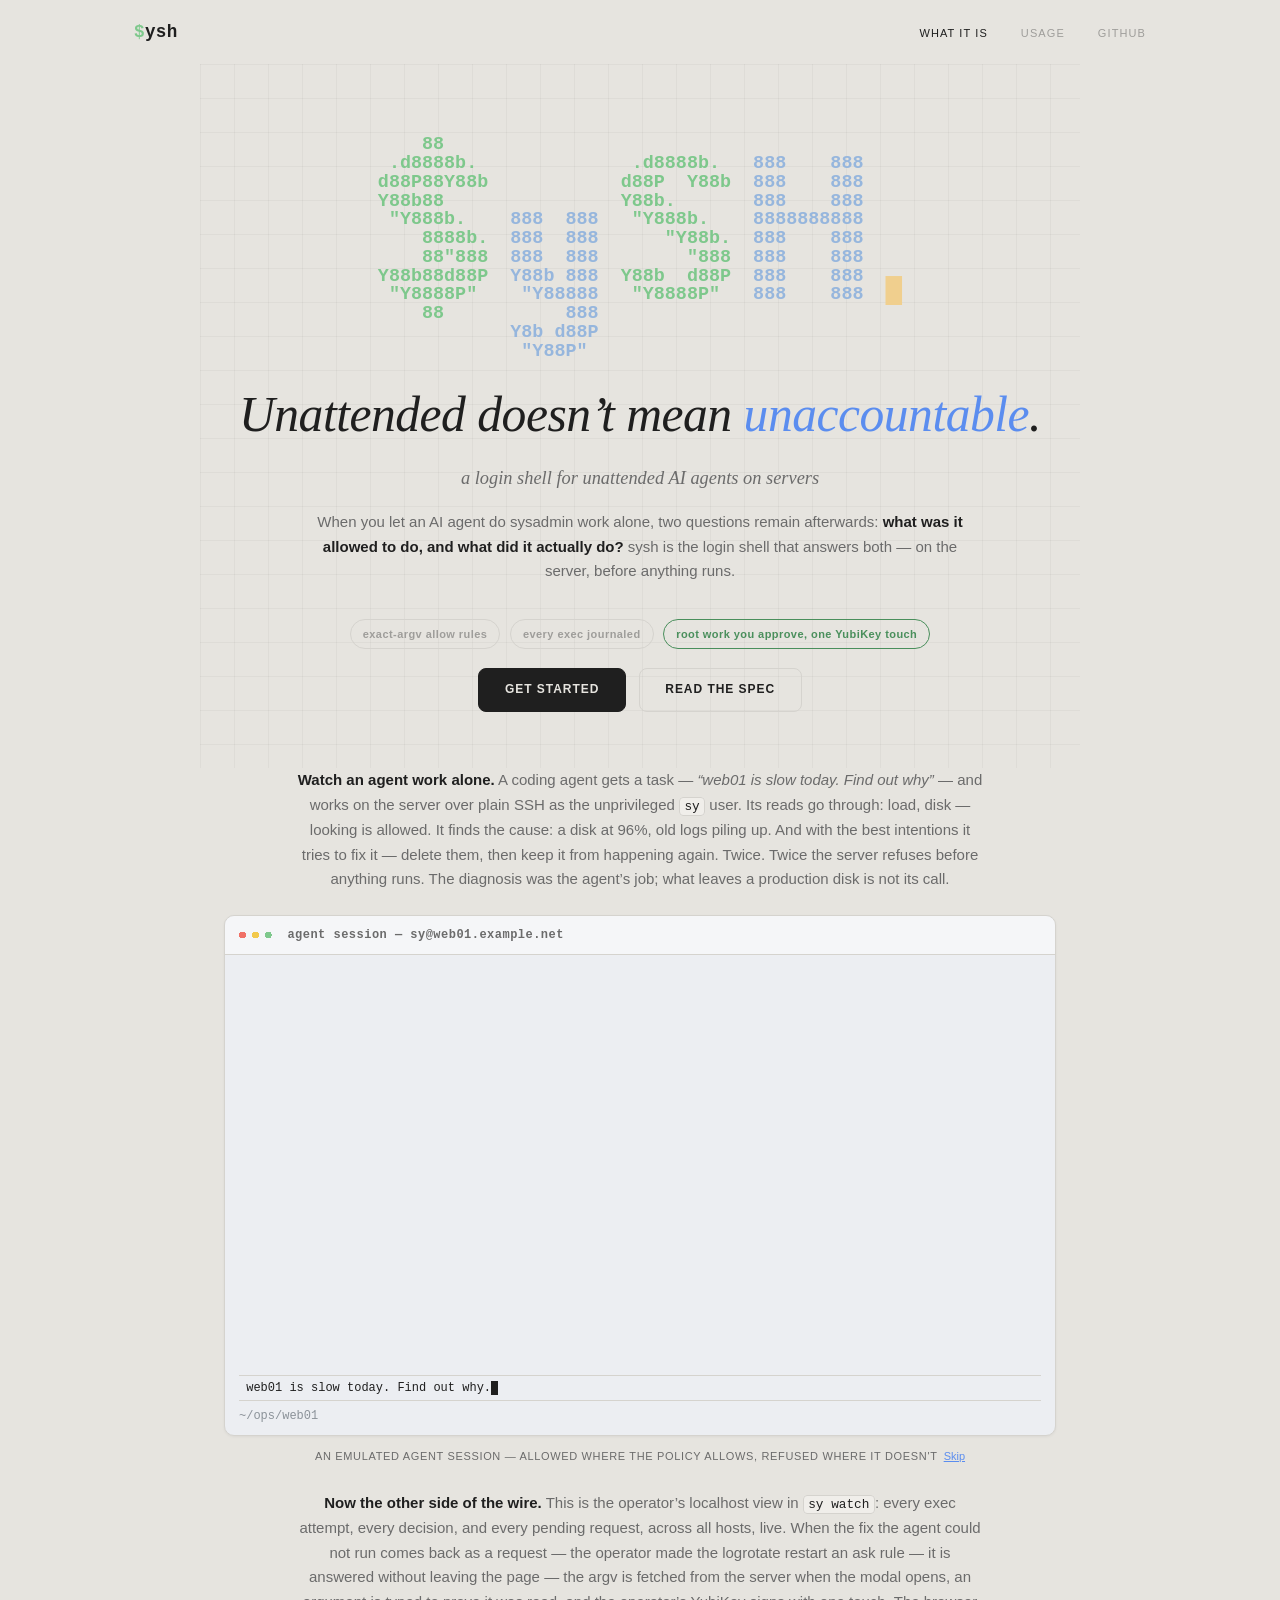
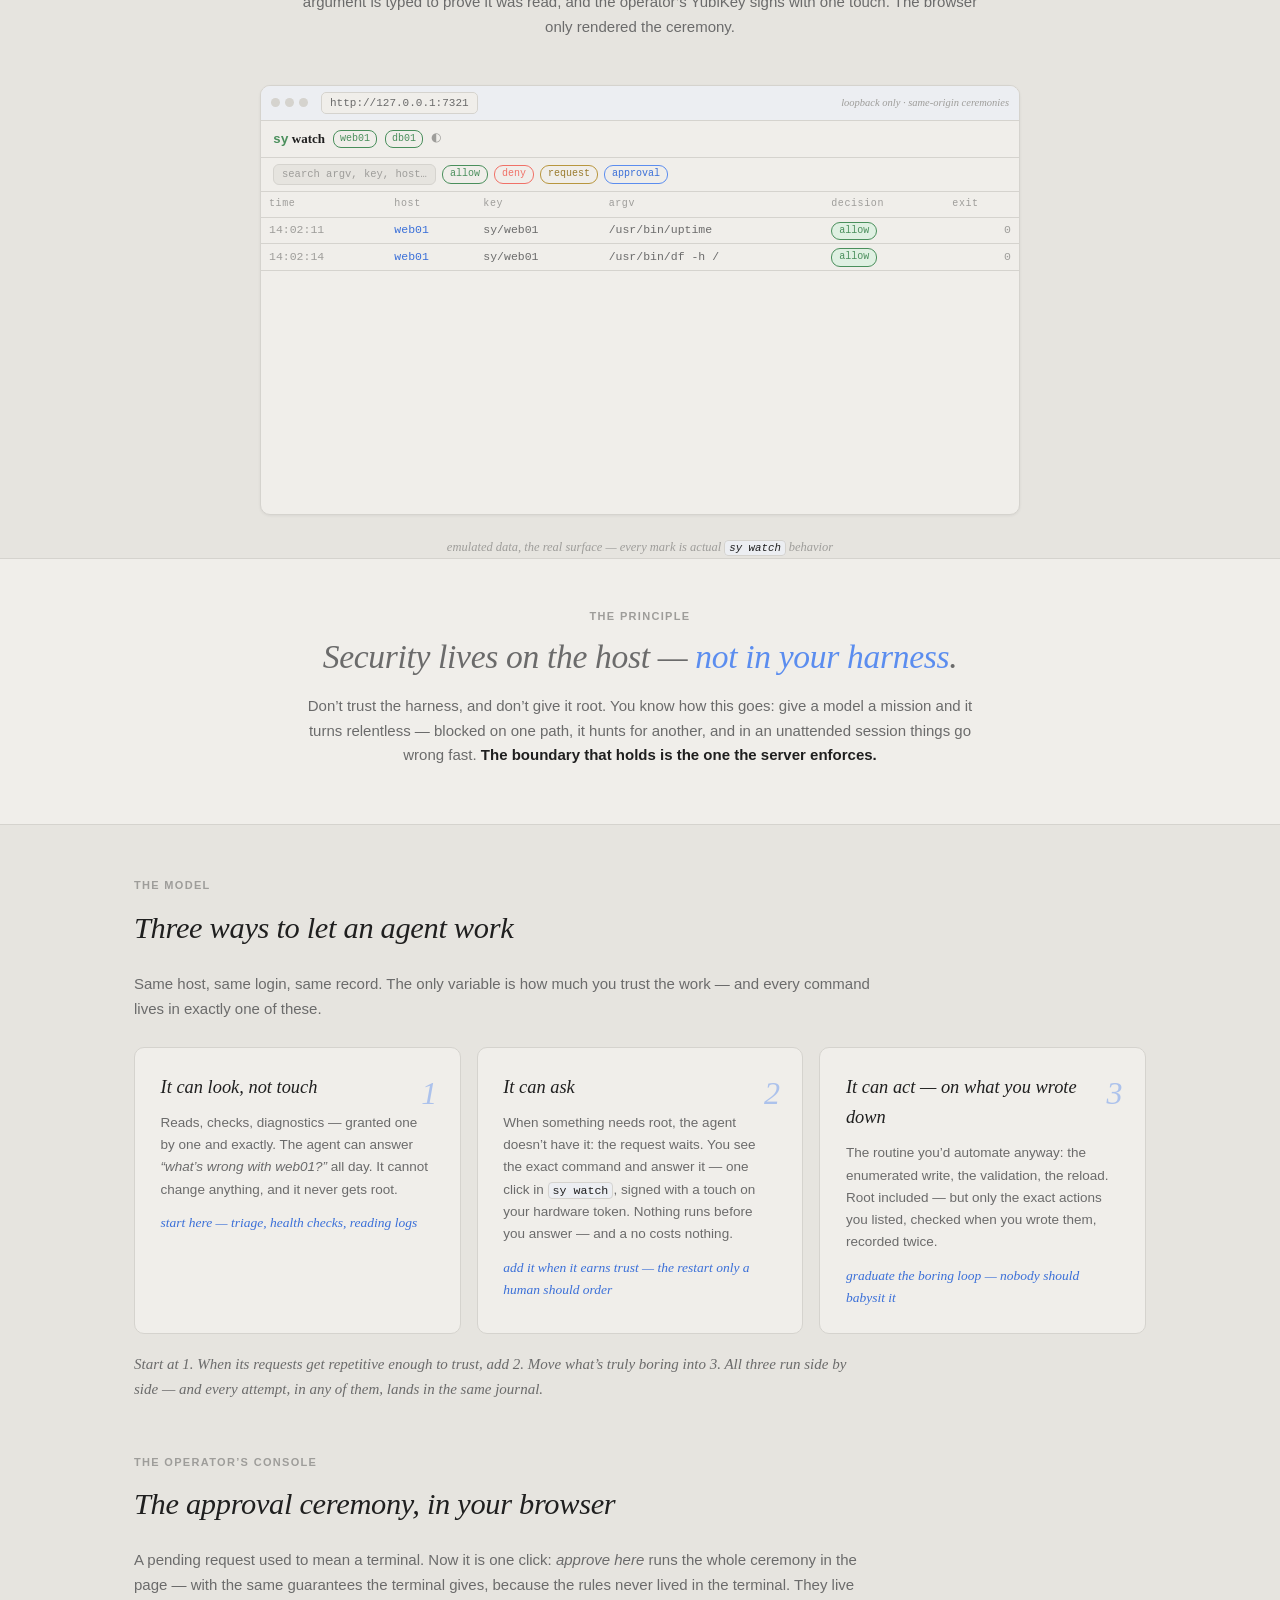
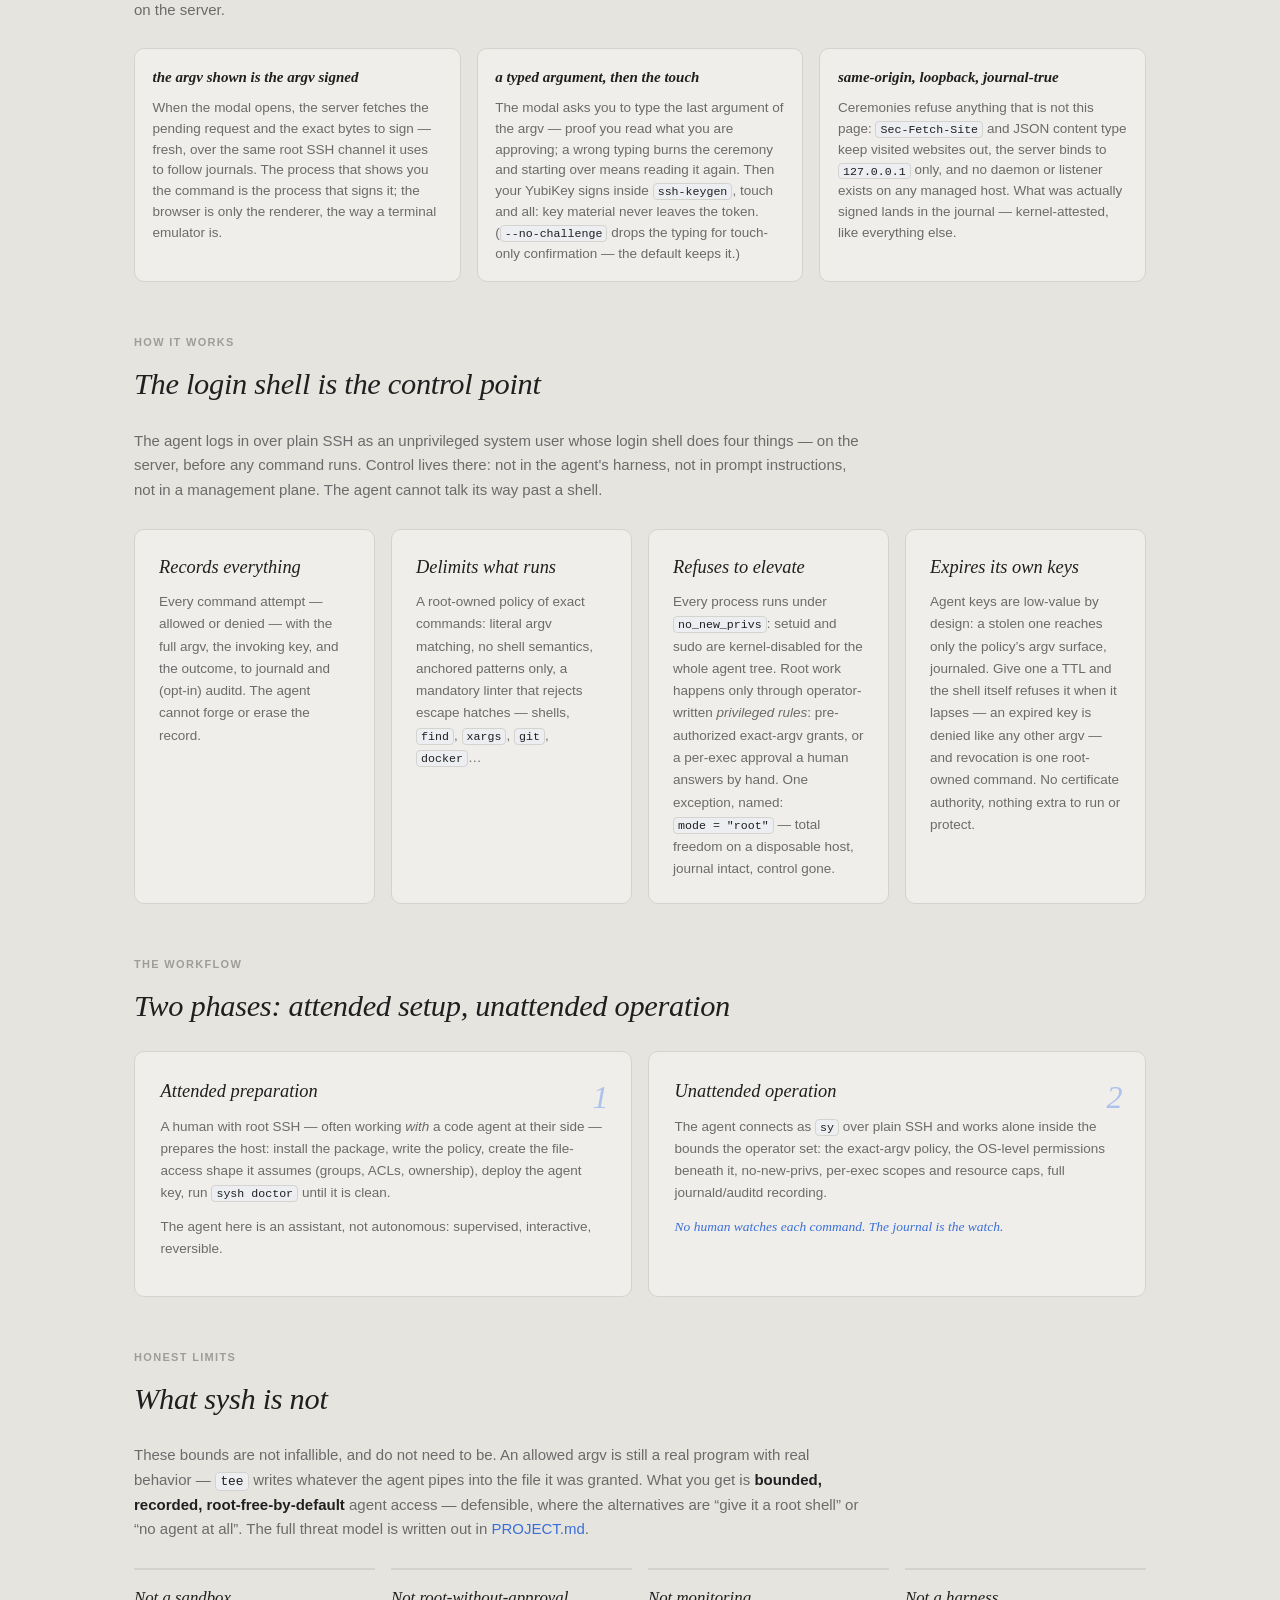
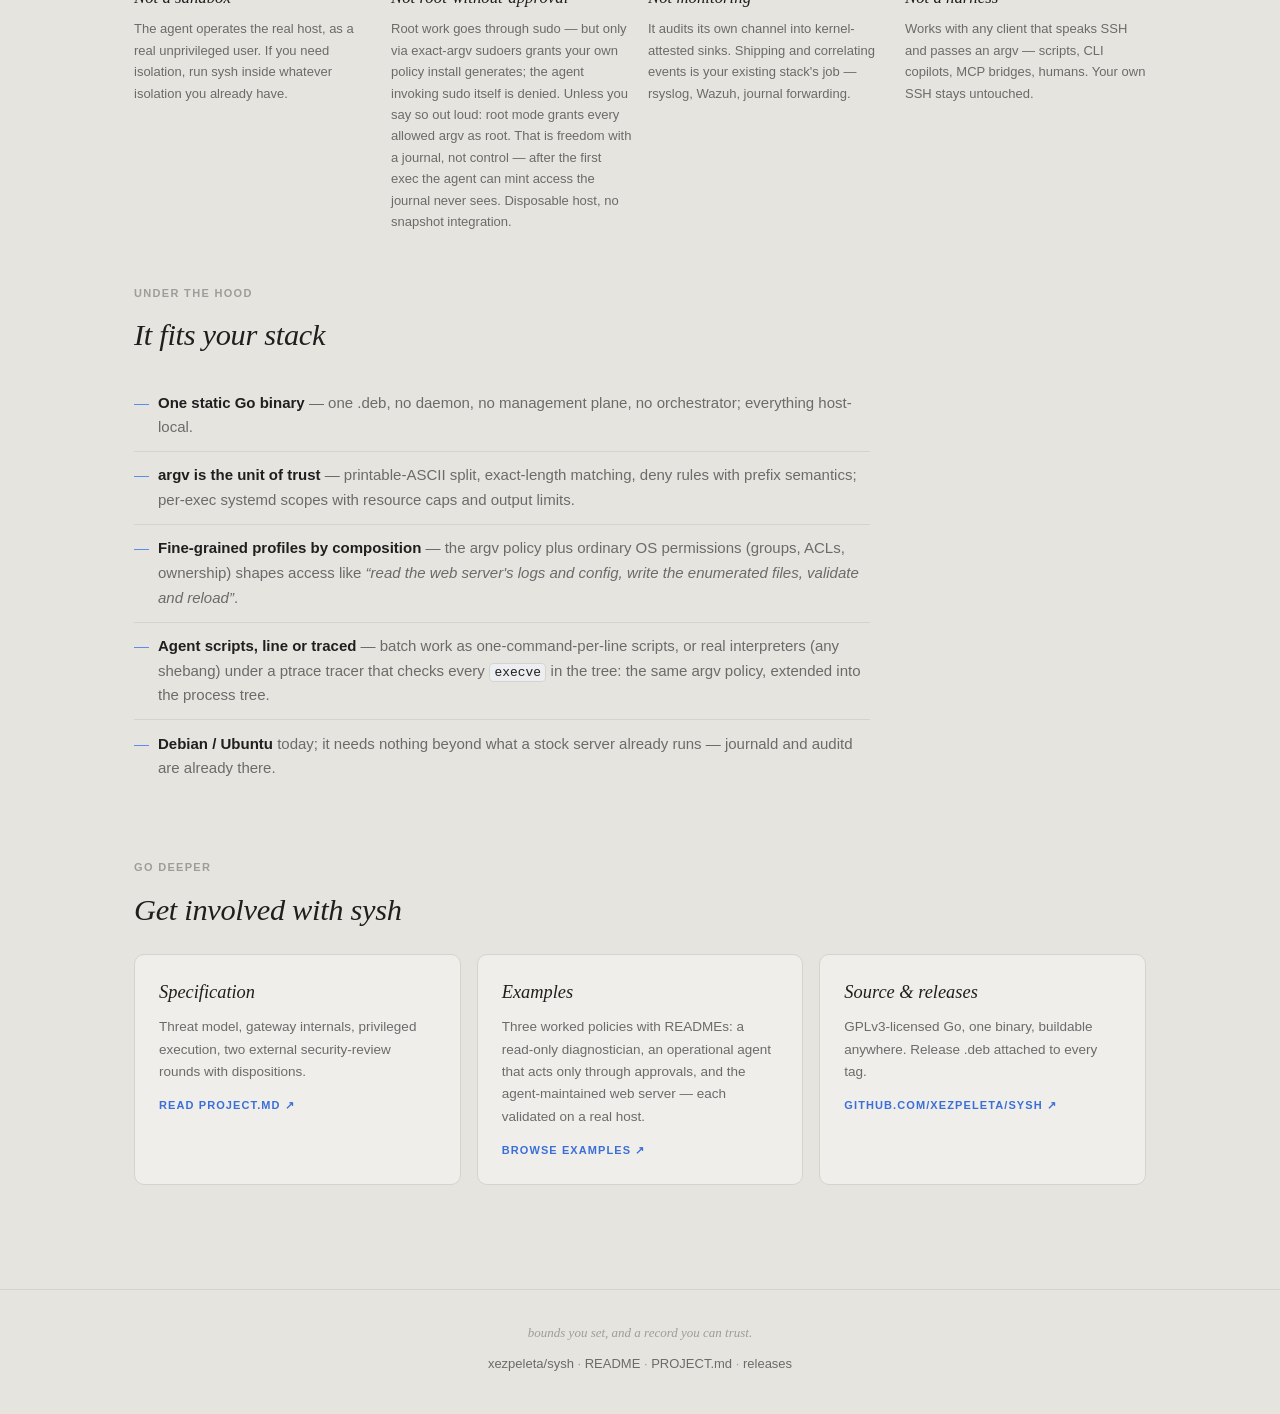
<file: site/index.html>
<!doctype html>
<html lang="en">
<head>
<meta charset="utf-8">
<meta name="viewport" content="width=device-width, initial-scale=1">
<title>sysh — a login shell for unattended AI agents on servers</title>
<meta name="description" content="sysh makes the agent's SSH login the control point: privilege control and accountability for unattended AI agents on sysadmin tasks, enforced on the server itself.">
<link rel="stylesheet" href="style.css">
<link rel="stylesheet" href="pi-replay.css">
<link rel="icon" href="data:image/svg+xml,<svg xmlns='http://www.w3.org/2000/svg' viewBox='0 0 16 16'><rect width='16' height='16' rx='3' fill='%231f1f1f'/><text x='2.4' y='11.5' font-family='monospace' font-size='9' font-weight='bold' fill='%237ec88c'>$</text><text x='7.8' y='11.5' font-family='monospace' font-size='9' font-weight='bold' fill='%2396b6dd'>Y</text><rect x='12.6' y='4' width='2.1' height='7.5' fill='%23f0cf8e'/></svg>">
<script src="pi-replay.js" defer></script>
</head>
<body>

<nav class="nav">
  <a class="brand" href="/sysh/"><span class="wm"><span class="wm-d">$</span>ysh</span></a>
  <div class="nav-links">
    <a href="/sysh/" class="active">What it is</a>
    <a href="/sysh/usage.html">Usage</a>
    <a href="https://github.com/xezpeleta/sysh">GitHub</a>
  </div>
</nav>

<header class="hero">
  <span class="logo" aria-hidden="true"><span class="ls">    88      </span><span class="ly">          </span><span class="ls">            </span><span class="ly">          </span>
<span class="ls"> .d8888b.   </span><span class="ly">          </span><span class="ls"> .d8888b.   </span><span class="ly">888    888</span>
<span class="ls">d88P88Y88b  </span><span class="ly">          </span><span class="ls">d88P  Y88b  </span><span class="ly">888    888</span>
<span class="ls">Y88b88      </span><span class="ly">          </span><span class="ls">Y88b.       </span><span class="ly">888    888</span>
<span class="ls"> "Y888b.    </span><span class="ly">888  888  </span><span class="ls"> "Y888b.    </span><span class="ly">8888888888</span>
<span class="ls">    8888b.  </span><span class="ly">888  888  </span><span class="ls">    "Y88b.  </span><span class="ly">888    888</span>
<span class="ls">    88"888  </span><span class="ly">888  888  </span><span class="ls">      "888  </span><span class="ly">888    888</span>
<span class="ls">Y88b88d88P  </span><span class="ly">Y88b 888  </span><span class="ls">Y88b  d88P  </span><span class="ly">888    888</span>
<span class="ls"> "Y8888P"   </span><span class="ly"> "Y88888  </span><span class="ls"> "Y8888P"   </span><span class="ly">888    888</span>  <span class="lc">█</span>
<span class="ls">    88      </span><span class="ly">     888  </span><span class="ls">            </span><span class="ly">          </span>
<span class="ls">            </span><span class="ly">Y8b d88P  </span><span class="ls">            </span><span class="ly">          </span>
<span class="ls">            </span><span class="ly"> "Y88P"   </span><span class="ls">            </span><span class="ly">          </span></span>
  <h1>Unattended doesn&rsquo;t mean <span class="acc">unaccountable</span>.</h1>
  <p class="tagline">a login shell for unattended AI agents on servers</p>
  <p class="lead">
    When you let an AI agent do sysadmin work alone, two questions remain
    afterwards: <strong>what was it allowed to do, and what did it actually
    do?</strong> sysh is the login shell that answers both — on the server,
    before anything runs.
  </p>
  <p class="hero-points">
    <span>exact-argv allow rules</span>
    <span>every exec journaled</span>
    <span>root work you approve, one YubiKey touch</span>
  </p>
  <div class="hero-ctas">
    <a class="btn" href="/sysh/usage.html">Get started</a>
    <a class="btn btn-ghost" href="https://github.com/xezpeleta/sysh/blob/main/PROJECT.md">Read the spec</a>
  </div>
</header>

<p class="demo-intro">
  <strong>Watch an agent work alone.</strong> A coding agent gets a task —
  <em>&ldquo;web01 is slow today. Find out why&rdquo;</em> — and works on the
  server over plain SSH as the unprivileged <code>sy</code> user. Its reads
  go through: load, disk — looking is allowed. It finds the cause: a disk
  at 96%, old logs piling up. And with the best intentions it tries to fix
  it — delete them, then keep it from happening again. Twice. Twice the
  server refuses before anything runs. The diagnosis was the agent&rsquo;s
  job; what leaves a production disk is not its call.
</p>
<figure class="pi-replay" data-pi-replay="replay.json">
  <pre class="pi-replay__fallback">prompt: web01 is slow today. Find out why.

agent: I'll check load and disk on web01 — slow is usually one of the two.

$ ssh -i agent.key sy@web01.example.net '/usr/bin/uptime'
  load average: 0.18, 0.15, 0.09
$ ssh -i agent.key sy@web01.example.net '/usr/bin/df -h /'
  /dev/sda1  99G  91G  3.2G  96%  /
$ ssh -i agent.key sy@web01.example.net '/usr/bin/rm /var/log/apache2/error.log.1'
  {"sysh":1,"class":"denied","detail":"no rule allows this argv","exit":125}
$ ssh -i agent.key sy@web01.example.net '/usr/bin/systemctl restart logrotate'
  {"sysh":1,"class":"denied","detail":"no rule allows this argv","exit":125}

answer: the slowness is the disk — 96% full, 41 GB of old apache logs.
Deleting them was refused (exit 125), and so was making the rotation
run: no rule allows either argv. The cleanup is the operator's call.
All of it, refusals included, is in journalctl -t sysh.</pre>
  <figcaption>an emulated agent session — allowed where the policy allows, refused where it doesn't</figcaption>
</figure>

<p class="demo-intro">
  <strong>Now the other side of the wire.</strong> This is the
  operator&rsquo;s localhost view in <code>sy watch</code>: every exec
  attempt, every decision, and every pending request, across all
  hosts, live. When the fix the agent could not run comes back as a
  request — the operator made the logrotate restart an ask rule — it is answered
  without leaving the page — the argv is fetched from the
  server when the modal opens, an argument is typed to prove it was
  read, and the operator&rsquo;s YubiKey signs with one touch. The
  browser only rendered the ceremony.
</p>
<div class="wd-frame" id="wd">
  <div class="wd-chrome"><span class="wd-dot"></span><span class="wd-dot"></span><span class="wd-dot"></span>
    <span class="wd-url">http://127.0.0.1:7321</span>
    <span class="wd-note">loopback only · same-origin ceremonies</span></div>
  <div class="wd-body">
    <div class="wd-head">
      <span class="wd-brand"><b>sy</b> watch</span>
      <span class="wd-pill">web01</span><span class="wd-pill">db01</span>
      <span class="wd-count" id="wd-count"></span>
      <span class="wd-theme">◐</span>
    </div>
    <div class="wd-pending" id="wd-pending" hidden>
      <div class="wd-phead">waiting for you — one click answers it</div>
      <div class="wd-prow" id="wd-prow"></div>
    </div>
    <div class="wd-toolbar">
      <span class="wd-search">search argv, key, host…</span>
      <span class="wd-chip on g">allow</span><span class="wd-chip on r">deny</span>
      <span class="wd-chip on a">request</span><span class="wd-chip on b">approval</span>
    </div>
    <div class="wd-scroll">
      <table class="wd-table">
        <thead><tr><th>time</th><th>host</th><th>key</th><th class="wd-argv">argv</th><th>decision</th><th>exit</th></tr></thead>
        <tbody id="wd-rows"></tbody>
      </table>
    </div>
    <div class="wd-modal" id="wd-modal" hidden>
      <div class="wd-modal-box">
        <div class="wd-modal-top">
          <span class="wd-modal-title">approval ceremony</span>
          <span class="wd-modal-meta">web01 · req_9b3c41d07aa2 · key sy/web01</span>
        </div>
        <div class="wd-modal-label">the argv that will be signed — fetched from the server just now</div>
        <div class="wd-modal-argv" id="wd-margv"></div>
        <div class="wd-modal-note">Type the last argument to show you read it:</div>
        <input class="wd-modal-input" id="wd-mtyped" readonly placeholder="type the last argument">
        <div class="wd-modal-state" id="wd-mstate"></div>
      </div>
    </div>
  </div>
</div>
<p class="demo-cap">emulated data, the real surface — every mark is actual <code>sy watch</code> behavior</p>

<section class="credo">
  <p class="kicker">The principle</p>
  <p class="credo-line">Security lives on the host &mdash; <span class="acc">not in your harness</span>.</p>
  <p class="credo-sub">
    Don&rsquo;t trust the harness, and don&rsquo;t give it root. You know
    how this goes: give a model a mission and it turns relentless —
    blocked on one path, it hunts for another, and in an unattended
    session things go wrong fast. <strong>The boundary that holds is
    the one the server enforces.</strong>
  </p>
</section>

<main class="wrap">

<section id="ways">
  <p class="kicker">The model</p>
  <h2>Three ways to let an agent work</h2>
  <p class="section-lead">
    Same host, same login, same record. The only variable is how much you
    trust the work — and every command lives in exactly one of these.
  </p>
  <div class="ways">
    <div class="way">
      <div class="way-n">1</div>
      <h3>It can look, not touch</h3>
      <p>Reads, checks, diagnostics — granted one by one and exactly. The
      agent can answer <em>&ldquo;what&rsquo;s wrong with
      web01?&rdquo;</em> all day. It cannot change anything, and it never
      gets root.</p>
      <p class="way-use">start here — triage, health checks, reading logs</p>
    </div>
    <div class="way">
      <div class="way-n">2</div>
      <h3>It can ask</h3>
      <p>When something needs root, the agent doesn&rsquo;t have it: the
      request waits. You see the exact command and answer it — one click
      in <code>sy watch</code>, signed with a touch on your hardware
      token. Nothing runs before you answer — and a no costs
      nothing.</p>
      <p class="way-use">add it when it earns trust — the restart only a human should order</p>
    </div>
    <div class="way">
      <div class="way-n">3</div>
      <h3>It can act — on what you wrote down</h3>
      <p>The routine you&rsquo;d automate anyway: the enumerated write, the
      validation, the reload. Root included — but only the exact actions you
      listed, checked when you wrote them, recorded twice.</p>
      <p class="way-use">graduate the boring loop — nobody should babysit it</p>
    </div>
  </div>
  <p class="ways-note">
    Start at 1. When its requests get repetitive enough to trust, add 2.
    Move what&rsquo;s truly boring into 3. All three run side by side — and
    every attempt, in any of them, lands in the same journal.
  </p>
</section>

<section id="ceremony">
  <p class="kicker">The operator&rsquo;s console</p>
  <h2>The approval ceremony, in your browser</h2>
  <p class="section-lead">
    A pending request used to mean a terminal. Now it is one click:
    <em>approve here</em> runs the whole ceremony in the page — with the
    same guarantees the terminal gives, because the rules never lived
    in the terminal. They live on the server.
  </p>
  <div class="ceremony-feats">
    <div class="cfeat">
      <h3>the argv shown is the argv signed</h3>
      <p>When the modal opens, the server fetches the pending request
      and the exact bytes to sign — fresh, over the same root SSH
      channel it uses to follow journals. The process that shows you
      the command is the process that signs it; the browser is only
      the renderer, the way a terminal emulator is.</p>
    </div>
    <div class="cfeat">
      <h3>a typed argument, then the touch</h3>
      <p>The modal asks you to type the last argument of the argv —
      proof you read what you are approving; a wrong typing burns the
      ceremony and starting over means reading it again. Then your
      YubiKey signs inside <code>ssh-keygen</code>, touch and all: key
      material never leaves the token. (<code>--no-challenge</code>
      drops the typing for touch-only confirmation — the default keeps
      it.)</p>
    </div>
    <div class="cfeat">
      <h3>same-origin, loopback, journal-true</h3>
      <p>Ceremonies refuse anything that is not this page:
      <code>Sec-Fetch-Site</code> and JSON content type keep visited
      websites out, the server binds to <code>127.0.0.1</code> only,
      and no daemon or listener exists on any managed host. What was
      actually signed lands in the journal — kernel-attested, like
      everything else.</p>
    </div>
  </div>
</section>

<section id="how">
  <p class="kicker">How it works</p>
  <h2>The login shell is the control point</h2>
  <p class="section-lead">
    The agent logs in over plain SSH as an unprivileged system user whose
    login shell does four things — on the server, before any command runs.
    Control lives there: not in the agent's harness, not in prompt
    instructions, not in a management plane. The agent cannot talk its way
    past a shell.
  </p>
  <div class="cards">
    <div class="card">
      <h3>Records everything</h3>
      <p>Every command attempt — allowed or denied — with the full argv, the
      invoking key, and the outcome, to journald and (opt-in) auditd. The
      agent cannot forge or erase the record.</p>
    </div>
    <div class="card">
      <h3>Delimits what runs</h3>
      <p>A root-owned policy of exact commands: literal argv matching, no
      shell semantics, anchored patterns only, a mandatory linter that
      rejects escape hatches — shells, <code>find</code>, <code>xargs</code>,
      <code>git</code>, <code>docker</code>…</p>
    </div>
    <div class="card">
      <h3>Refuses to elevate</h3>
      <p>Every process runs under <code>no_new_privs</code>: setuid and sudo
      are kernel-disabled for the whole agent tree. Root work happens only
      through operator-written <em>privileged rules</em>: pre-authorized
      exact-argv grants, or a per-exec approval a human answers by hand.
      One exception, named: <code>mode&nbsp;=&nbsp;"root"</code> — total
      freedom on a disposable host, journal intact, control gone.</p>
    </div>
    <div class="card">
      <h3>Expires its own keys</h3>
      <p>Agent keys are low-value by design: a stolen one reaches only the
      policy&rsquo;s argv surface, journaled. Give one a TTL and the shell
      itself refuses it when it lapses — an expired key is denied like any
      other argv — and revocation is one root-owned command. No certificate
      authority, nothing extra to run or protect.</p>
    </div>
  </div>
</section>

<section id="phases">
  <p class="kicker">The workflow</p>
  <h2>Two phases: attended setup, unattended operation</h2>
  <div class="phases">
    <div class="phase">
      <div class="phase-n">1</div>
      <h3>Attended preparation</h3>
      <p>A human with root SSH — often working <em>with</em> a code agent at
      their side — prepares the host: install the package, write the policy,
      create the file-access shape it assumes (groups, ACLs, ownership),
      deploy the agent key, run <code>sysh doctor</code> until it is clean.</p>
      <p>The agent here is an assistant, not autonomous: supervised,
      interactive, reversible.</p>
    </div>
    <div class="phase">
      <div class="phase-n">2</div>
      <h3>Unattended operation</h3>
      <p>The agent connects as <code>sy</code> over plain SSH and works alone
      inside the bounds the operator set: the exact-argv policy, the OS-level
      permissions beneath it, no-new-privs, per-exec scopes and resource
      caps, full journald/auditd recording.</p>
      <p class="phase-punch">No human watches each command. The journal is the watch.</p>
    </div>
  </div>
</section>

<section id="nots">
  <p class="kicker">Honest limits</p>
  <h2>What sysh is not</h2>
  <p class="section-lead">
    These bounds are not infallible, and do not need to be. An allowed argv
    is still a real program with real behavior — <code>tee</code> writes
    whatever the agent pipes into the file it was granted. What you get is
    <strong>bounded, recorded, root-free-by-default</strong> agent access —
    defensible, where the alternatives are “give it a root shell” or “no
    agent at all”. The full threat model is written out in
    <a href="https://github.com/xezpeleta/sysh/blob/main/PROJECT.md">PROJECT.md</a>.
  </p>
  <div class="nots">
    <div class="not">
      <h3>Not a sandbox</h3>
      <p>The agent operates the real host, as a real unprivileged user. If
      you need isolation, run sysh inside whatever isolation you already
      have.</p>
    </div>
    <div class="not">
      <h3>Not root-without-approval</h3>
      <p>Root work goes through sudo — but only via exact-argv sudoers
      grants your own policy install generates; the agent invoking sudo
      itself is denied. Unless you say so out loud: root mode grants
      every allowed argv as root. That is freedom with a journal, not
      control — after the first exec the agent can mint access the
      journal never sees. Disposable host, no snapshot integration.</p>
    </div>
    <div class="not">
      <h3>Not monitoring</h3>
      <p>It audits its own channel into kernel-attested sinks. Shipping and
      correlating events is your existing stack's job — rsyslog, Wazuh,
      journal forwarding.</p>
    </div>
    <div class="not">
      <h3>Not a harness</h3>
      <p>Works with any client that speaks SSH and passes an argv — scripts,
      CLI copilots, MCP bridges, humans. Your own SSH stays untouched.</p>
    </div>
  </div>
</section>

<section id="stack">
  <p class="kicker">Under the hood</p>
  <h2>It fits your stack</h2>
  <ul class="plain">
    <li><strong>One static Go binary</strong> — one .deb, no daemon, no
    management plane, no orchestrator; everything host-local.</li>
    <li><strong>argv is the unit of trust</strong> — printable-ASCII split,
    exact-length matching, deny rules with prefix semantics; per-exec
    systemd scopes with resource caps and output limits.</li>
    <li><strong>Fine-grained profiles by composition</strong> — the argv
    policy plus ordinary OS permissions (groups, ACLs, ownership) shapes
    access like <em>“read the web server's logs and config, write the
    enumerated files, validate and reload”</em>.</li>
    <li><strong>Agent scripts, line or traced</strong> — batch work as
    one-command-per-line scripts, or real interpreters (any shebang)
    under a ptrace tracer that checks every <code>execve</code> in the
    tree: the same argv policy, extended into the process tree.</li>
    <li><strong>Debian / Ubuntu</strong> today; it needs nothing beyond
    what a stock server already runs — journald and auditd are already
    there.</li>
  </ul>
</section>

<section id="involve">
  <p class="kicker">Go deeper</p>
  <h2>Get involved with sysh</h2>
  <div class="involve">
    <div class="card">
      <h3>Specification</h3>
      <p>Threat model, gateway internals, privileged execution, two external
      security-review rounds with dispositions.</p>
      <a class="learn" href="https://github.com/xezpeleta/sysh/blob/main/PROJECT.md">read project.md ↗</a>
    </div>
    <div class="card">
      <h3>Examples</h3>
      <p>Three worked policies with READMEs: a read-only diagnostician, an
      operational agent that acts only through approvals, and the
      agent-maintained web server — each validated on a real host.</p>
      <a class="learn" href="https://github.com/xezpeleta/sysh/tree/main/examples">browse examples ↗</a>
    </div>
    <div class="card">
      <h3>Source &amp; releases</h3>
      <p>GPLv3-licensed Go, one binary, buildable anywhere. Release .deb
      attached to every tag.</p>
      <a class="learn" href="https://github.com/xezpeleta/sysh">github.com/xezpeleta/sysh ↗</a>
    </div>
  </div>
</section>

</main>

<footer class="footer">
  <span class="fin">bounds you set, and a record you can trust.</span>
  <a href="https://github.com/xezpeleta/sysh">xezpeleta/sysh</a> ·
  <a href="https://github.com/xezpeleta/sysh/blob/main/README.md">README</a> ·
  <a href="https://github.com/xezpeleta/sysh/blob/main/PROJECT.md">PROJECT.md</a> ·
  <a href="https://github.com/xezpeleta/sysh/releases">releases</a>
</footer>

<script src="watch-demo.js"></script>
</body>
</html>
</file>
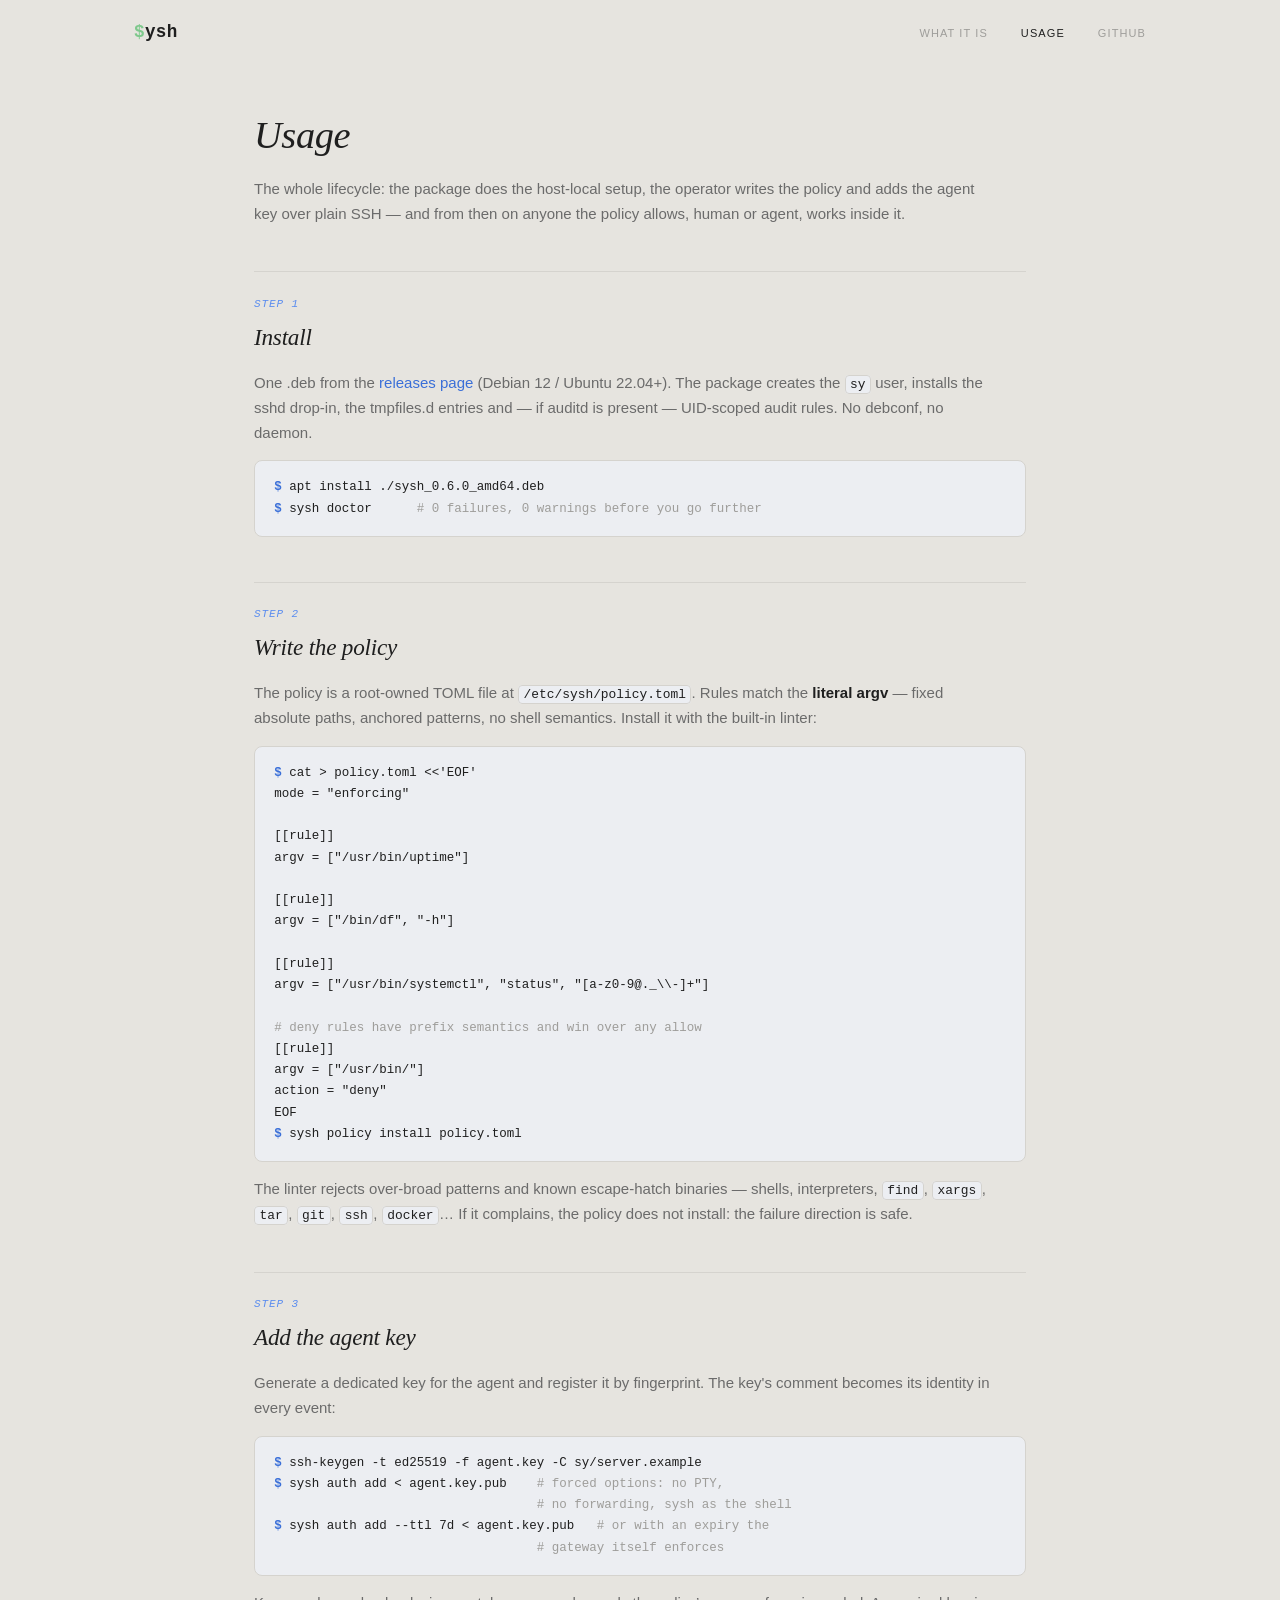
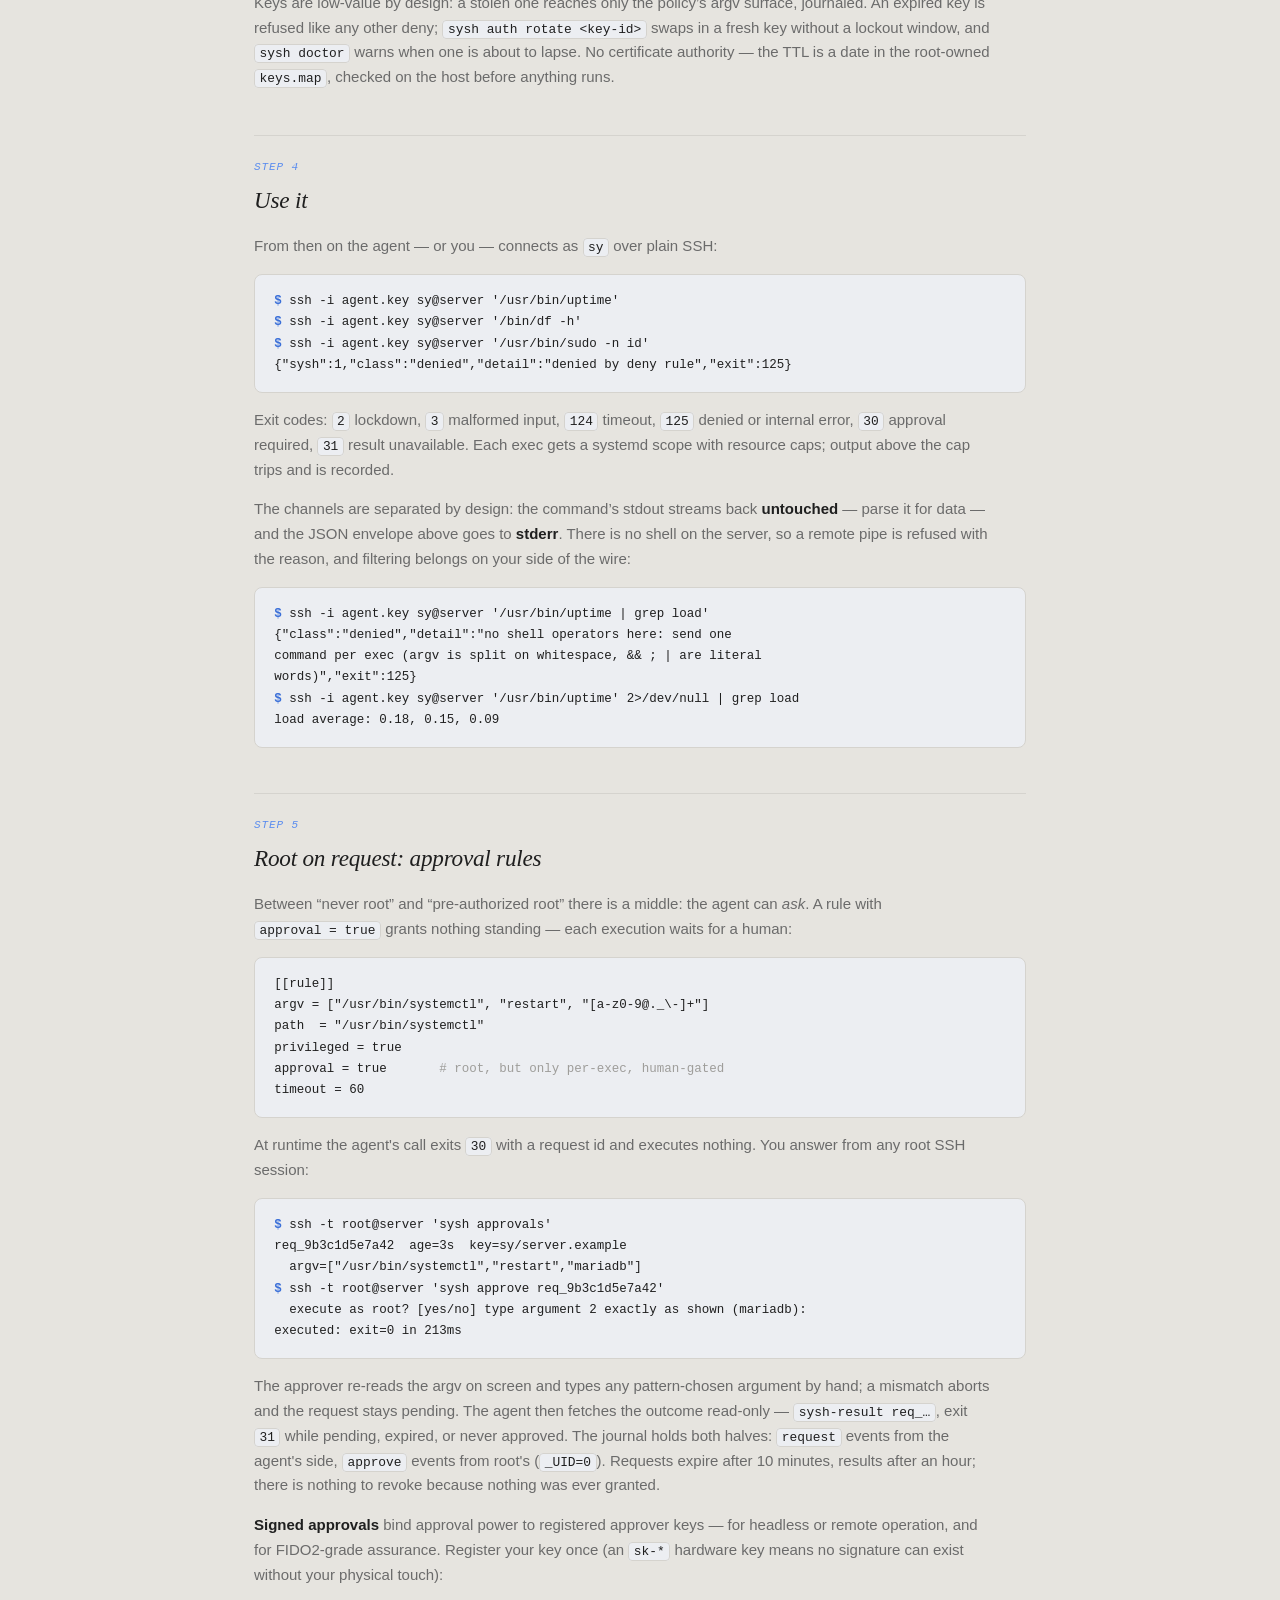
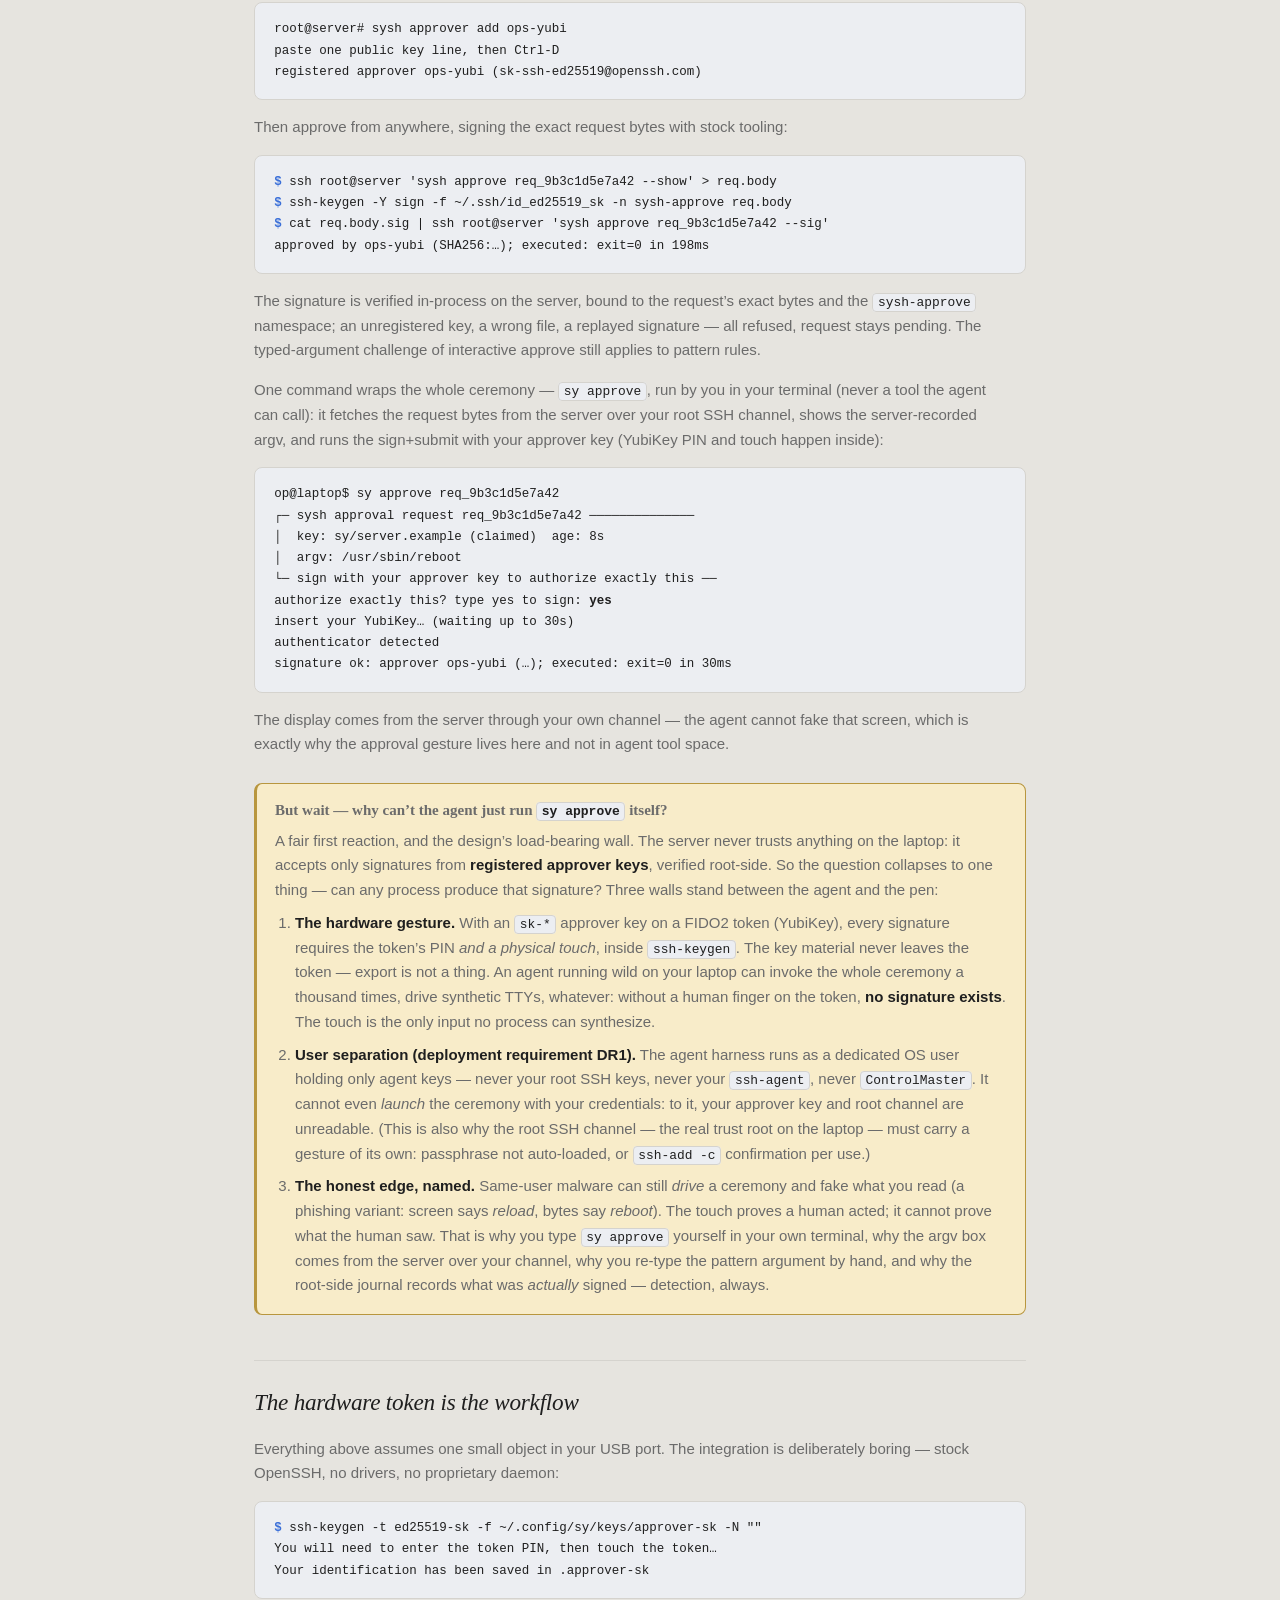
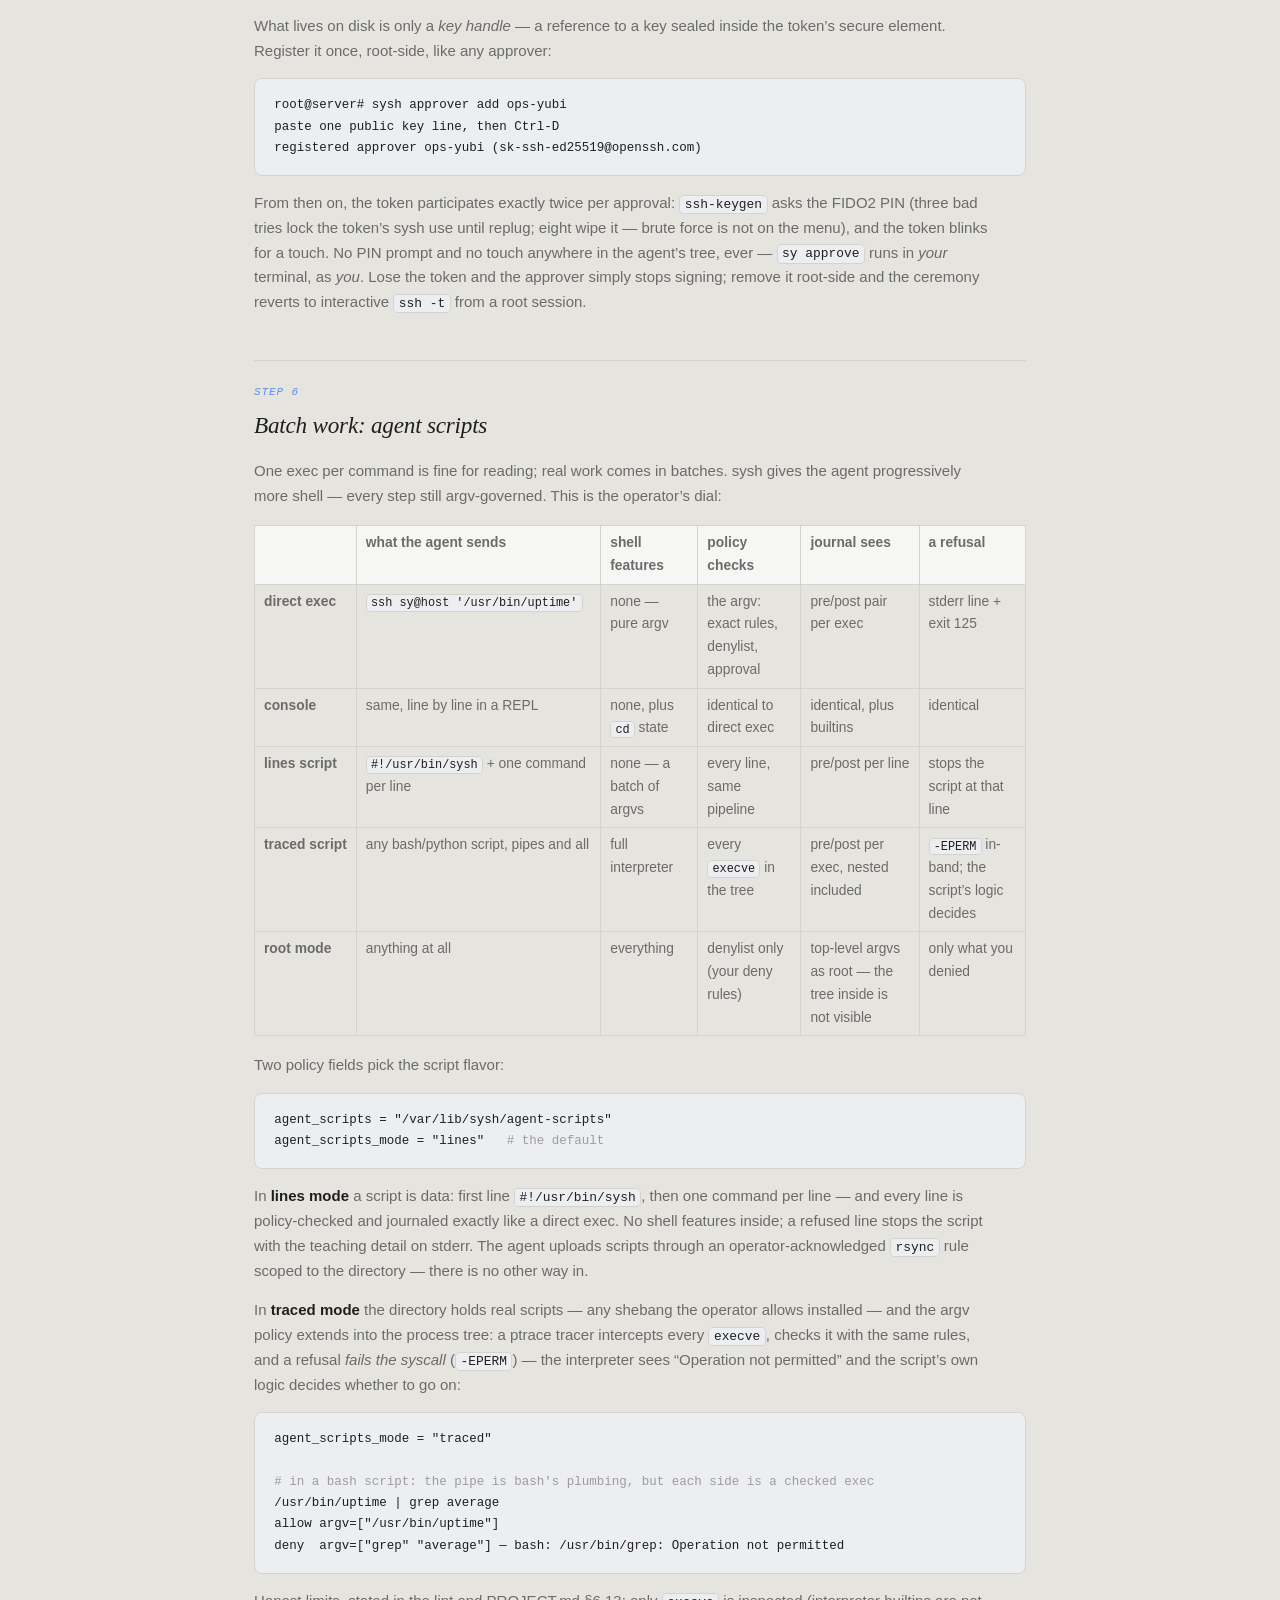
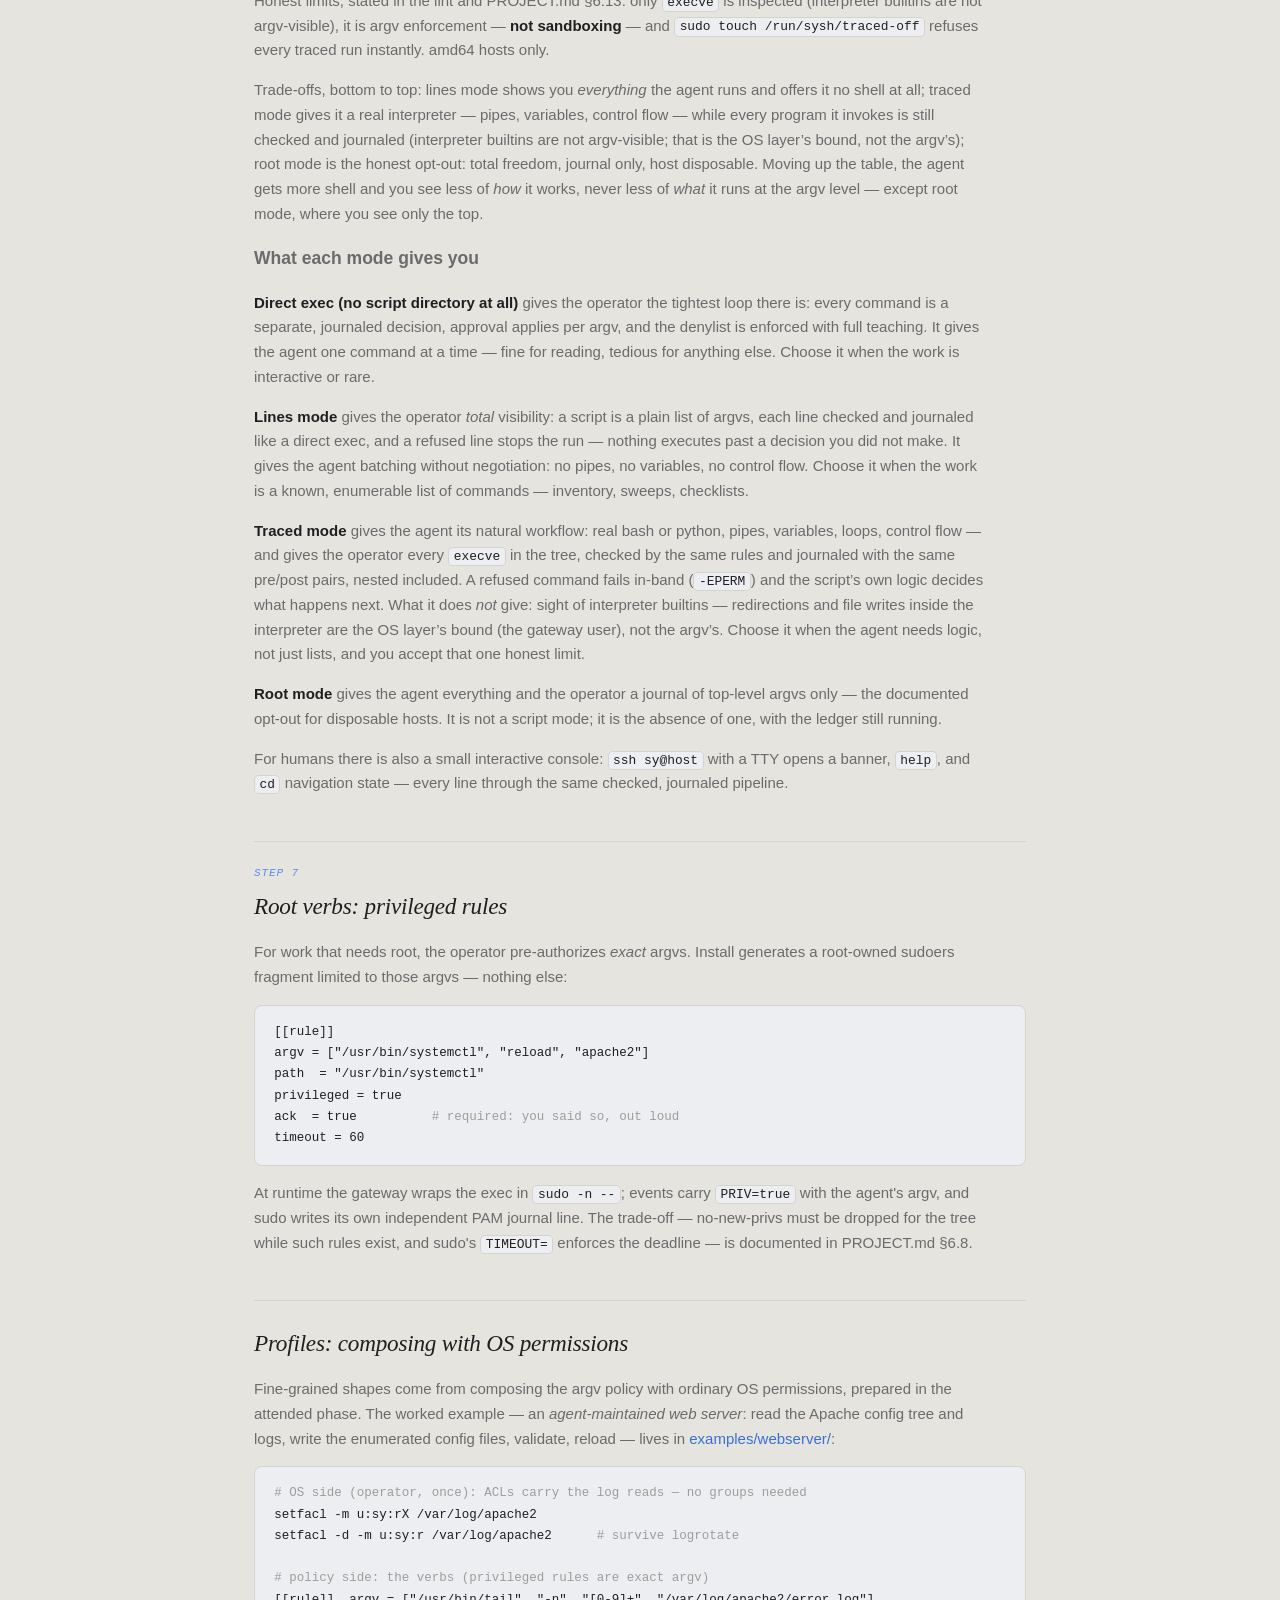
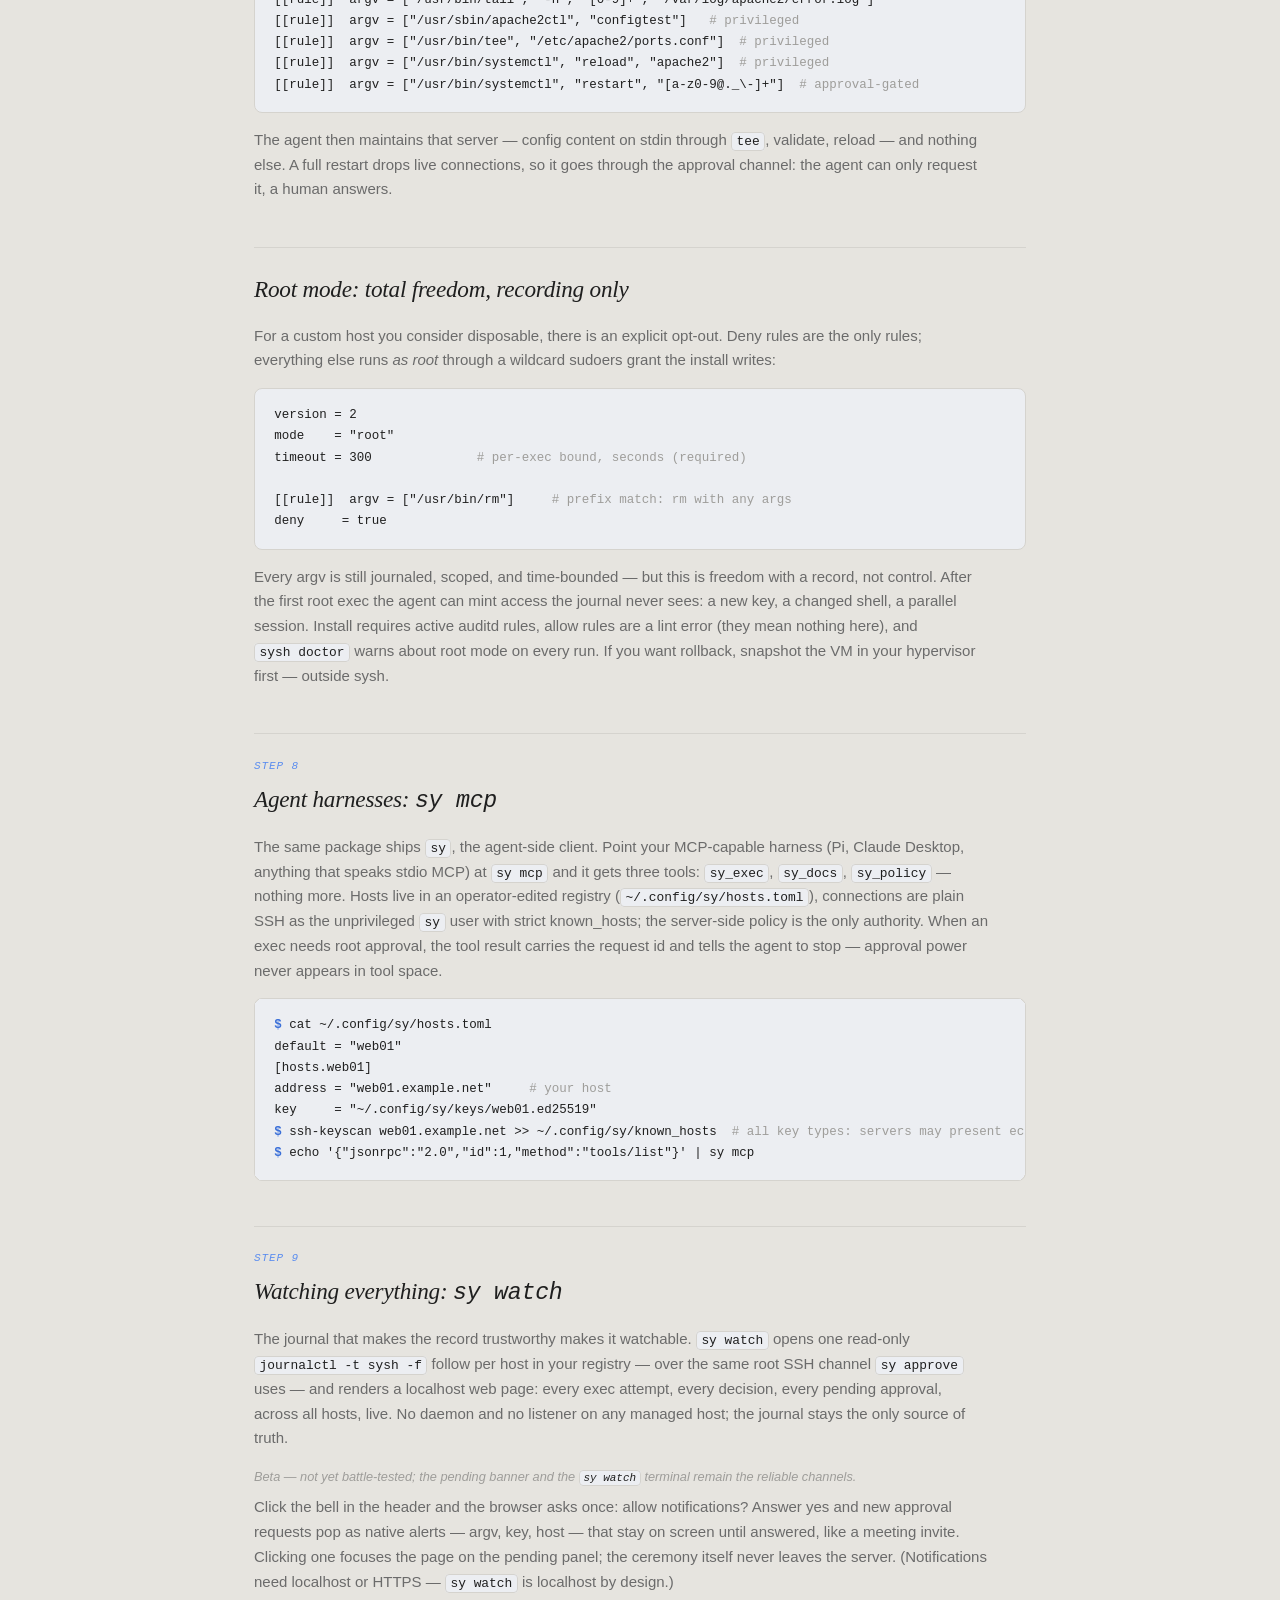
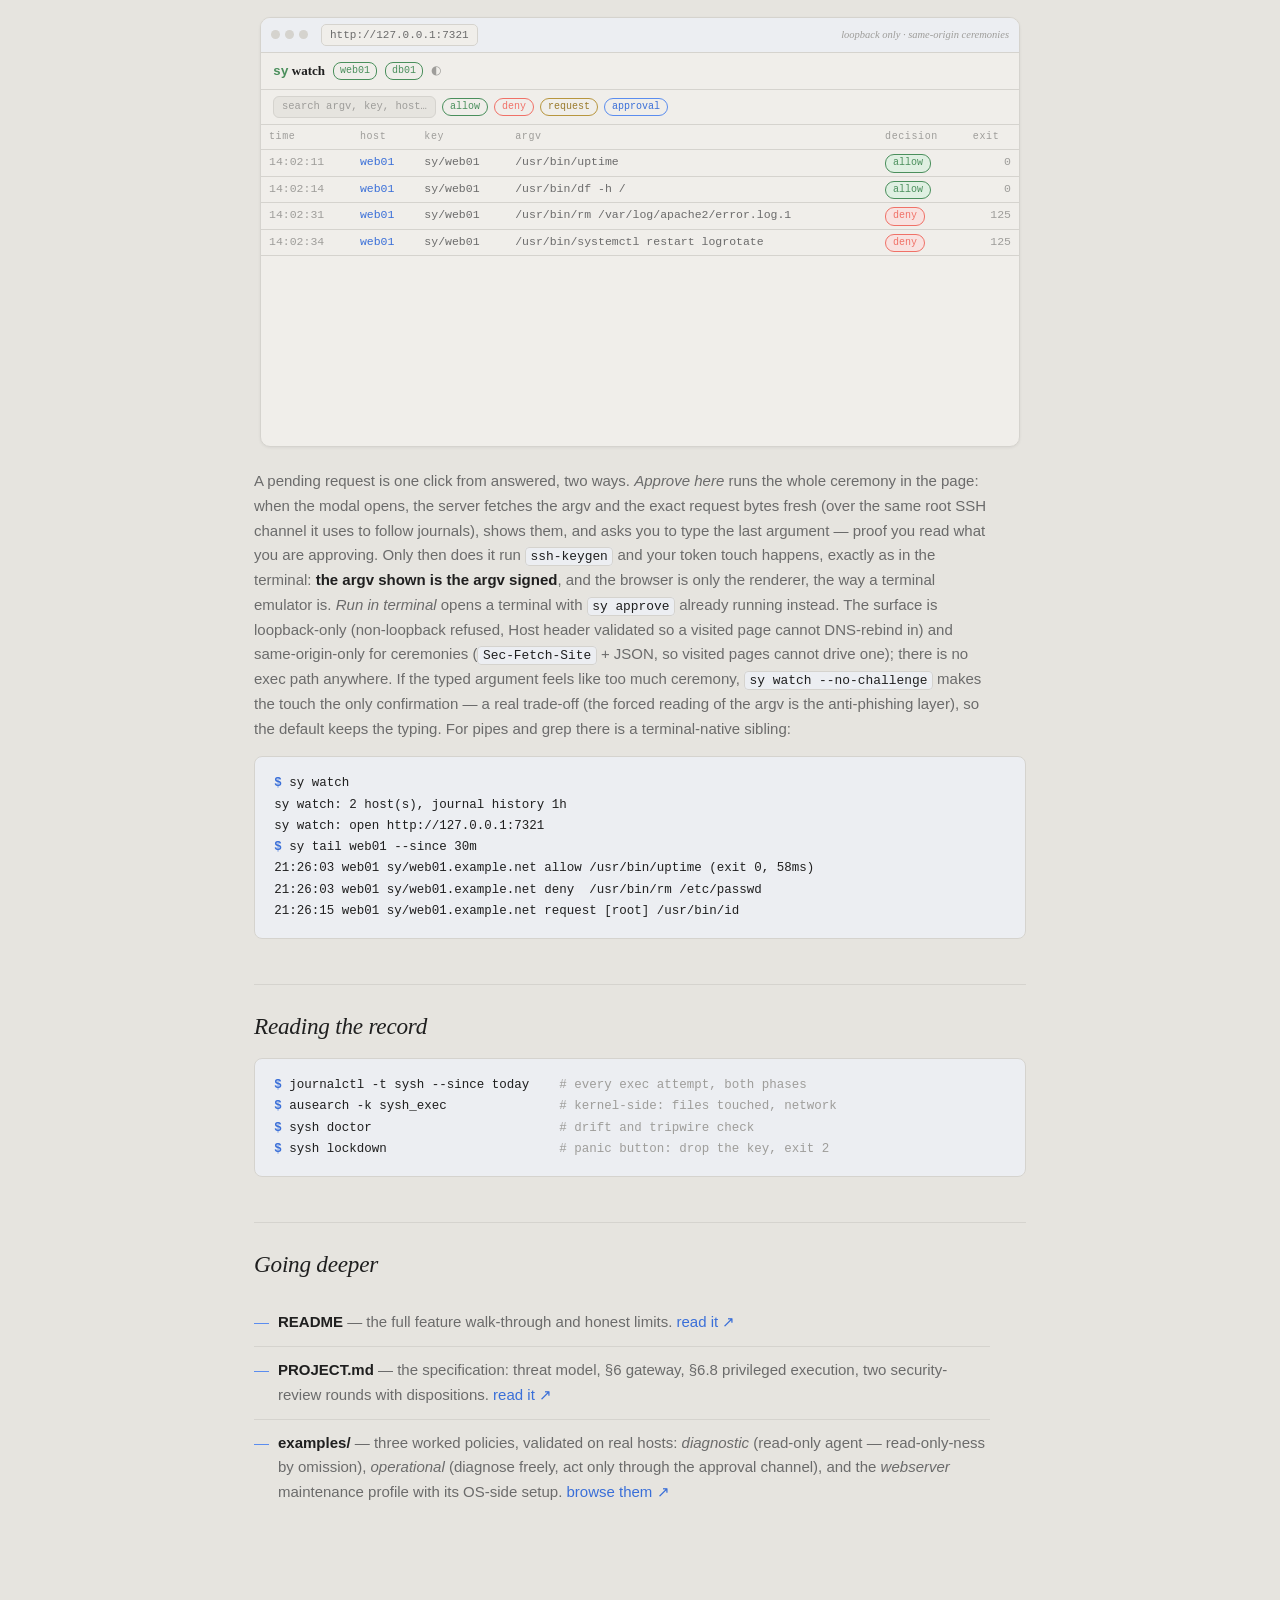
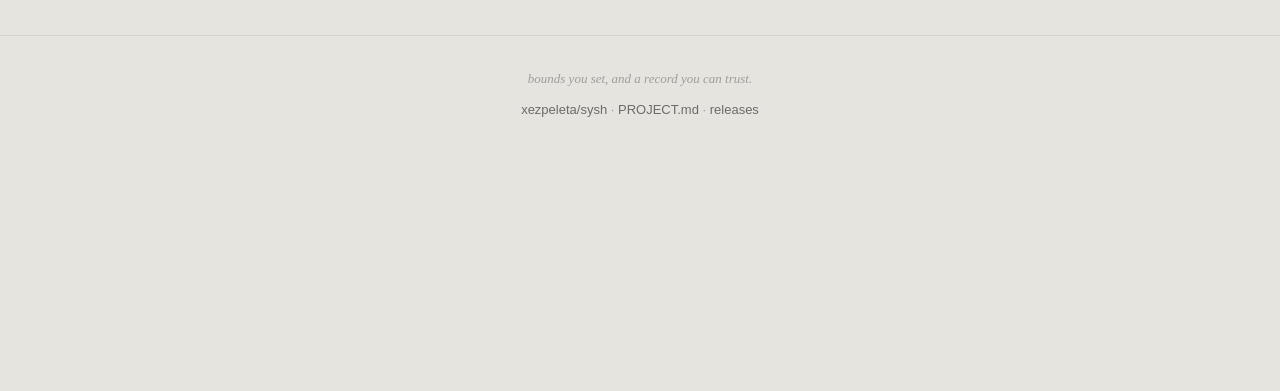
<file: site/usage.html>
<!doctype html>
<html lang="en">
<head>
<meta charset="utf-8">
<meta name="viewport" content="width=device-width, initial-scale=1">
<title>Usage — sysh</title>
<meta name="description" content="Installing sysh, writing a policy, adding an agent key, approval-gated root, privileged rules, profiles, and reading the record.">
<link rel="stylesheet" href="style.css">
<link rel="icon" href="data:image/svg+xml,<svg xmlns='http://www.w3.org/2000/svg' viewBox='0 0 16 16'><rect width='16' height='16' rx='3' fill='%231f1f1f'/><text x='2.2' y='11.5' font-family='monospace' font-size='9' font-weight='bold' fill='%237ec88c'>S</text><text x='7.6' y='11.5' font-family='monospace' font-size='9' font-weight='bold' fill='%2396b6dd'>Y</text><rect x='12.4' y='4' width='2.1' height='7.5' fill='%23f0cf8e'/></svg>">
</head>
<body>

<nav class="nav">
  <a class="brand" href="/sysh/"><span class="wm"><span class="wm-d">$</span>ysh</span></a>
  <div class="nav-links">
    <a href="/sysh/">What it is</a>
    <a href="/sysh/usage.html" class="active">Usage</a>
    <a href="https://github.com/xezpeleta/sysh">GitHub</a>
  </div>
</nav>

<main class="doc">

<h1>Usage</h1>
<p class="section-lead">
  The whole lifecycle: the package does the host-local setup, the operator
  writes the policy and adds the agent key over plain SSH — and from then on
  anyone the policy allows, human or agent, works inside it.
</p>

<h2 id="install"><span class="step">STEP 1</span>Install</h2>
<p>One .deb from the <a href="https://github.com/xezpeleta/sysh/releases">releases
page</a> (Debian 12 / Ubuntu 22.04+). The package creates the <code>sy</code>
user, installs the sshd drop-in, the tmpfiles.d entries and — if auditd is
present — UID-scoped audit rules. No debconf, no daemon.</p>
<pre><code><span class="p">$</span> apt install ./sysh_0.6.0_amd64.deb
<span class="p">$</span> sysh doctor      <span class="c"># 0 failures, 0 warnings before you go further</span></code></pre>

<h2 id="policy"><span class="step">STEP 2</span>Write the policy</h2>
<p>The policy is a root-owned TOML file at <code>/etc/sysh/policy.toml</code>.
Rules match the <strong>literal argv</strong> — fixed absolute paths,
anchored patterns, no shell semantics. Install it with the built-in linter:</p>
<pre><code><span class="p">$</span> cat &gt; policy.toml &lt;&lt;'EOF'
mode = "enforcing"

[[rule]]
argv = ["/usr/bin/uptime"]

[[rule]]
argv = ["/bin/df", "-h"]

[[rule]]
argv = ["/usr/bin/systemctl", "status", "[a-z0-9@._\\-]+"]

<span class="c"># deny rules have prefix semantics and win over any allow</span>
[[rule]]
argv = ["/usr/bin/"]
action = "deny"
EOF
<span class="p">$</span> sysh policy install policy.toml</code></pre>
<p>The linter rejects over-broad patterns and known escape-hatch binaries —
shells, interpreters, <code>find</code>, <code>xargs</code>, <code>tar</code>,
<code>git</code>, <code>ssh</code>, <code>docker</code>… If it complains, the
policy does not install: the failure direction is safe.</p>

<h2 id="key"><span class="step">STEP 3</span>Add the agent key</h2>
<p>Generate a dedicated key for the agent and register it by fingerprint.
The key's comment becomes its identity in every event:</p>
<pre><code><span class="p">$</span> ssh-keygen -t ed25519 -f agent.key -C sy/server.example
<span class="p">$</span> sysh auth add &lt; agent.key.pub    <span class="c"># forced options: no PTY,</span>
                                   <span class="c"># no forwarding, sysh as the shell</span>
<span class="p">$</span> sysh auth add --ttl 7d &lt; agent.key.pub   <span class="c"># or with an expiry the</span>
                                   <span class="c"># gateway itself enforces</span></code></pre>
<p>Keys are low-value by design: a stolen one reaches only the policy&rsquo;s
argv surface, journaled. An expired key is refused like any other deny;
<code>sysh auth rotate &lt;key-id&gt;</code> swaps in a fresh key without a
lockout window, and <code>sysh doctor</code> warns when one is about to
lapse. No certificate authority — the TTL is a date in the root-owned
<code>keys.map</code>, checked on the host before anything runs.</p>

<h2 id="run"><span class="step">STEP 4</span>Use it</h2>
<p>From then on the agent — or you — connects as <code>sy</code> over plain
SSH:</p>
<pre><code><span class="p">$</span> ssh -i agent.key sy@server '/usr/bin/uptime'
<span class="p">$</span> ssh -i agent.key sy@server '/bin/df -h'
<span class="p">$</span> ssh -i agent.key sy@server '/usr/bin/sudo -n id'
<span class="out">{"sysh":1,"class":"denied","detail":"denied by deny rule","exit":125}</span></code></pre>
<p>Exit codes: <code>2</code> lockdown, <code>3</code> malformed input,
<code>124</code> timeout, <code>125</code> denied or internal error,
<code>30</code> approval required, <code>31</code> result unavailable. Each
exec gets a systemd scope with resource caps; output above the cap trips and
is recorded.</p>
<p>The channels are separated by design: the command&rsquo;s stdout streams
back <strong>untouched</strong> — parse it for data — and the JSON envelope
above goes to <strong>stderr</strong>. There is no shell on the server, so a
remote pipe is refused with the reason, and filtering belongs on your side
of the wire:</p>
<pre><code><span class="p">$</span> ssh -i agent.key sy@server '/usr/bin/uptime | grep load'
<span class="out">{"class":"denied","detail":"no shell operators here: send one
command per exec (argv is split on whitespace, && ; | are literal
words)","exit":125}</span>
<span class="p">$</span> ssh -i agent.key sy@server '/usr/bin/uptime' 2&gt;/dev/null | grep load
<span class="out">load average: 0.18, 0.15, 0.09</span></code></pre>

<h2 id="approval"><span class="step">STEP 5</span>Root on request: approval rules</h2>
<p>Between &ldquo;never root&rdquo; and &ldquo;pre-authorized root&rdquo;
there is a middle: the agent can <em>ask</em>. A rule with
<code>approval = true</code> grants nothing standing — each execution waits
for a human:</p>
<pre><code>[[rule]]
argv = ["/usr/bin/systemctl", "restart", "[a-z0-9@._\-]+"]
path  = "/usr/bin/systemctl"
privileged = true
approval = true       <span class="c"># root, but only per-exec, human-gated</span>
timeout = 60</code></pre>
<p>At runtime the agent's call exits <code>30</code> with a request id and
executes nothing. You answer from any root SSH session:</p>
<pre><code><span class="p">$</span> ssh -t root@server 'sysh approvals'
<span class="out">req_9b3c1d5e7a42  age=3s  key=sy/server.example
  argv=["/usr/bin/systemctl","restart","mariadb"]</span>
<span class="p">$</span> ssh -t root@server 'sysh approve req_9b3c1d5e7a42'
<span class="out">  execute as root? [yes/no] type argument 2 exactly as shown (mariadb):
executed: exit=0 in 213ms</span></code></pre>
<p>The approver re-reads the argv on screen and types any pattern-chosen
argument by hand; a mismatch aborts and the request stays pending. The agent
then fetches the outcome read-only — <code>sysh-result req_&hellip;</code>,
exit <code>31</code> while pending, expired, or never approved. The journal
holds both halves: <code>request</code> events from the agent's side,
<code>approve</code> events from root's (<code>_UID=0</code>). Requests
expire after 10 minutes, results after an hour; there is nothing to
revoke because nothing was ever granted.</p>

<p><strong>Signed approvals</strong> bind approval power to registered
approver keys — for headless or remote operation, and for FIDO2-grade
assurance. Register your key once (an <code>sk-*</code> hardware key
means no signature can exist without your physical touch):</p>
<pre><code>root@server# sysh approver add ops-yubi
<span class="out">paste one public key line, then Ctrl-D</span>
<span class="out">registered approver ops-yubi (sk-ssh-ed25519@openssh.com)</span></code></pre>
<p>Then approve from anywhere, signing the exact request bytes with
stock tooling:</p>
<pre><code><span class="p">$</span> ssh root@server 'sysh approve req_9b3c1d5e7a42 --show' &gt; req.body
<span class="p">$</span> ssh-keygen -Y sign -f ~/.ssh/id_ed25519_sk -n sysh-approve req.body
<span class="p">$</span> cat req.body.sig | ssh root@server 'sysh approve req_9b3c1d5e7a42 --sig'
<span class="out">approved by ops-yubi (SHA256:…); executed: exit=0 in 198ms</span></code></pre>
<p>The signature is verified in-process on the server, bound to the
request&rsquo;s exact bytes and the <code>sysh-approve</code> namespace;
an unregistered key, a wrong file, a replayed signature — all refused,
request stays pending. The typed-argument challenge of interactive
approve still applies to pattern rules.</p>
<p>One command wraps the whole ceremony — <code>sy approve</code>,
run by you in your terminal (never a tool the agent can call): it
fetches the request bytes from the server over your root SSH channel,
shows the server-recorded argv, and runs the sign+submit with your
approver key (YubiKey PIN and touch happen inside):</p>
<pre><code>op@laptop$ sy approve req_9b3c1d5e7a42
<span class="out">┌─ sysh approval request req_9b3c1d5e7a42 ──────────────
│  key: sy/server.example (claimed)  age: 8s
│  argv: /usr/sbin/reboot
└─ sign with your approver key to authorize exactly this ──
authorize exactly this? type yes to sign: <b>yes</b>
insert your YubiKey… (waiting up to 30s)
authenticator detected</span>
<span class="out">signature ok: approver ops-yubi (…); executed: exit=0 in 30ms</span></code></pre>
<p>The display comes from the server through your own channel — the
agent cannot fake that screen, which is exactly why the approval
gesture lives here and not in agent tool space.</p>

<div class="callout" id="solitaire">
<h3>But wait — why can&rsquo;t the agent just run <code>sy approve</code> itself?</h3>
<p>A fair first reaction, and the design&rsquo;s load-bearing wall. The
server never trusts anything on the laptop: it accepts only signatures
from <strong>registered approver keys</strong>, verified root-side. So
the question collapses to one thing — can any process produce that
signature? Three walls stand between the agent and the pen:</p>
<ol>
<li><strong>The hardware gesture.</strong> With an <code>sk-*</code> approver
key on a FIDO2 token (YubiKey), every signature requires the token&rsquo;s
PIN <em>and a physical touch</em>, inside <code>ssh-keygen</code>. The
key material never leaves the token — export is not a thing. An agent
running wild on your laptop can invoke the whole ceremony a thousand
times, drive synthetic TTYs, whatever: without a human finger on the
token, <strong>no signature exists</strong>. The touch is the only input
no process can synthesize.</li>
<li><strong>User separation (deployment requirement DR1).</strong> The
agent harness runs as a dedicated OS user holding only agent keys —
never your root SSH keys, never your <code>ssh-agent</code>, never
<code>ControlMaster</code>. It cannot even <em>launch</em> the ceremony
with your credentials: to it, your approver key and root channel are
unreadable. (This is also why the root SSH channel — the real trust
root on the laptop — must carry a gesture of its own: passphrase not
auto-loaded, or <code>ssh-add -c</code> confirmation per use.)</li>
<li><strong>The honest edge, named.</strong> Same-user malware can still
<em>drive</em> a ceremony and fake what you read (a phishing variant:
screen says <em>reload</em>, bytes say <em>reboot</em>). The touch proves
a human acted; it cannot prove what the human saw. That is why you
type <code>sy approve</code> yourself in your own terminal, why the argv
box comes from the server over your channel, why you re-type the
pattern argument by hand, and why the root-side journal records what
was <em>actually</em> signed — detection, always.</li>
</ol>
</div>

<h2 id="token">The hardware token is the workflow</h2>
<p>Everything above assumes one small object in your USB port. The
integration is deliberately boring — stock OpenSSH, no drivers, no
proprietary daemon:</p>
<pre><code><span class="p">$</span> ssh-keygen -t ed25519-sk -f ~/.config/sy/keys/approver-sk -N ""
<span class="out">You will need to enter the token PIN, then touch the token…
Your identification has been saved in .approver-sk</span></code></pre>
<p>What lives on disk is only a <em>key handle</em> — a reference to a
key sealed inside the token&rsquo;s secure element. Register it once,
root-side, like any approver:</p>
<pre><code>root@server# sysh approver add ops-yubi
<span class="out">paste one public key line, then Ctrl-D
registered approver ops-yubi (sk-ssh-ed25519@openssh.com)</span></code></pre>
<p>From then on, the token participates exactly twice per approval:
<code>ssh-keygen</code> asks the FIDO2 PIN (three bad tries lock the
token&rsquo;s sysh use until replug; eight wipe it — brute force is not
on the menu), and the token blinks for a touch. No PIN prompt and no
touch anywhere in the agent&rsquo;s tree, ever — <code>sy approve</code>
runs in <em>your</em> terminal, as <em>you</em>. Lose the token and the
approver simply stops signing; remove it root-side and the ceremony
reverts to interactive <code>ssh -t</code> from a root session.</p>

<h2 id="scripts"><span class="step">STEP 6</span>Batch work: agent scripts</h2>
<p>One exec per command is fine for reading; real work comes in batches.
sysh gives the agent progressively more shell — every step still argv-governed.
This is the operator&rsquo;s dial:</p>

<table class="spectrum">
<thead><tr><th></th><th>what the agent sends</th><th>shell features</th><th>policy checks</th><th>journal sees</th><th>a refusal</th></tr></thead>
<tbody>
<tr><th>direct exec</th>
<td><code>ssh sy@host '/usr/bin/uptime'</code></td>
<td>none — pure argv</td>
<td>the argv: exact rules, denylist, approval</td>
<td>pre/post pair per exec</td>
<td>stderr line + exit 125</td></tr>
<tr><th>console</th>
<td>same, line by line in a REPL</td>
<td>none, plus <code>cd</code> state</td>
<td>identical to direct exec</td>
<td>identical, plus builtins</td>
<td>identical</td></tr>
<tr><th>lines script</th>
<td><code>#!/usr/bin/sysh</code> + one command per line</td>
<td>none — a batch of argvs</td>
<td>every line, same pipeline</td>
<td>pre/post per line</td>
<td>stops the script at that line</td></tr>
<tr><th>traced script</th>
<td>any bash/python script, pipes and all</td>
<td>full interpreter</td>
<td>every <code>execve</code> in the tree</td>
<td>pre/post per exec, nested included</td>
<td><code>-EPERM</code> in-band; the script&rsquo;s logic decides</td></tr>
<tr><th>root mode</th>
<td>anything at all</td>
<td>everything</td>
<td>denylist only (your deny rules)</td>
<td>top-level argvs as root — the tree inside is not visible</td>
<td>only what you denied</td></tr>
</tbody>
</table>

<p>Two policy fields pick the script flavor:</p>
<pre><code>agent_scripts = "/var/lib/sysh/agent-scripts"
agent_scripts_mode = "lines"   <span class="c"># the default</span></code></pre>
<p>In <strong>lines mode</strong> a script is data: first line
<code>#!/usr/bin/sysh</code>, then one command per line — and every line is
policy-checked and journaled exactly like a direct exec. No shell features
inside; a refused line stops the script with the teaching detail on
stderr. The agent uploads scripts through an operator-acknowledged
<code>rsync</code> rule scoped to the directory — there is no other way
in.</p>
<p>In <strong>traced mode</strong> the directory holds real scripts — any
shebang the operator allows installed — and the argv policy extends into
the process tree: a ptrace tracer intercepts every <code>execve</code>,
checks it with the same rules, and a refusal <em>fails the syscall</em>
(<code>-EPERM</code>) — the interpreter sees &ldquo;Operation not
permitted&rdquo; and the script&rsquo;s own logic decides whether to go on:</p>
<pre><code>agent_scripts_mode = "traced"

<span class="c"># in a bash script: the pipe is bash's plumbing, but each side is a checked exec</span>
/usr/bin/uptime | grep average
<span class="out">allow argv=["/usr/bin/uptime"]
deny  argv=["grep" "average"] — bash: /usr/bin/grep: Operation not permitted</span></code></pre>
<p>Honest limits, stated in the lint and PROJECT.md §6.13: only
<code>execve</code> is inspected (interpreter builtins are not
argv-visible), it is argv enforcement — <strong>not sandboxing</strong> —
and <code>sudo touch /run/sysh/traced-off</code> refuses every traced run
instantly. amd64 hosts only.</p>
<p>Trade-offs, bottom to top: lines mode shows you <em>everything</em> the
agent runs and offers it no shell at all; traced mode gives it a real
interpreter — pipes, variables, control flow — while every program it
invokes is still checked and journaled (interpreter builtins are not
argv-visible; that is the OS layer&rsquo;s bound, not the argv&rsquo;s);
root mode is the honest opt-out: total freedom, journal only, host
disposable. Moving up the table, the agent gets more shell and you see
less of <em>how</em> it works, never less of <em>what</em> it runs at the
argv level — except root mode, where you see only the top.</p>

<h3 id="scripts-choosing">What each mode gives you</h3>
<p><strong>Direct exec (no script directory at all)</strong> gives the
operator the tightest loop there is: every command is a separate,
journaled decision, approval applies per argv, and the denylist is
enforced with full teaching. It gives the agent one command at a time
— fine for reading, tedious for anything else. Choose it when the
work is interactive or rare.</p>
<p><strong>Lines mode</strong> gives the operator <em>total</em>
visibility: a script is a plain list of argvs, each line checked and
journaled like a direct exec, and a refused line stops the run —
nothing executes past a decision you did not make. It gives the agent
batching without negotiation: no pipes, no variables, no control
flow. Choose it when the work is a known, enumerable list of
commands — inventory, sweeps, checklists.</p>
<p><strong>Traced mode</strong> gives the agent its natural workflow:
real bash or python, pipes, variables, loops, control flow — and
gives the operator every <code>execve</code> in the tree, checked by
the same rules and journaled with the same pre/post pairs, nested
included. A refused command fails in-band (<code>-EPERM</code>) and
the script&rsquo;s own logic decides what happens next. What it does
<em>not</em> give: sight of interpreter builtins — redirections and
file writes inside the interpreter are the OS layer&rsquo;s bound
(the gateway user), not the argv&rsquo;s. Choose it when the agent
needs logic, not just lists, and you accept that one honest limit.</p>
<p><strong>Root mode</strong> gives the agent everything and the
operator a journal of top-level argvs only — the documented opt-out
for disposable hosts. It is not a script mode; it is the absence of
one, with the ledger still running.</p>
<p>For humans there is also a small interactive console:
<code>ssh sy@host</code> with a TTY opens a banner, <code>help</code>, and
<code>cd</code> navigation state — every line through the same checked,
journaled pipeline.</p>

<h2 id="privileged"><span class="step">STEP 7</span>Root verbs: privileged rules</h2>
<p>For work that needs root, the operator pre-authorizes <em>exact</em>
argvs. Install generates a root-owned sudoers fragment limited to those
argvs — nothing else:</p>
<pre><code>[[rule]]
argv = ["/usr/bin/systemctl", "reload", "apache2"]
path  = "/usr/bin/systemctl"
privileged = true
ack  = true          <span class="c"># required: you said so, out loud</span>
timeout = 60</code></pre>
<p>At runtime the gateway wraps the exec in <code>sudo -n --</code>; events
carry <code>PRIV=true</code> with the agent's argv, and sudo writes its own
independent PAM journal line. The trade-off — no-new-privs must be dropped
for the tree while such rules exist, and sudo's <code>TIMEOUT=</code>
enforces the deadline — is documented in PROJECT.md §6.8.</p>

<h2 id="profiles">Profiles: composing with OS permissions</h2>
<p>Fine-grained shapes come from composing the argv policy with ordinary OS
permissions, prepared in the attended phase. The worked example — an
<em>agent-maintained web server</em>: read the Apache config tree and logs,
write the enumerated config files, validate, reload — lives in
<a href="https://github.com/xezpeleta/sysh/tree/main/examples/webserver">examples/webserver/</a>:</p>
<pre><code><span class="c"># OS side (operator, once): ACLs carry the log reads — no groups needed</span>
setfacl -m u:sy:rX /var/log/apache2
setfacl -d -m u:sy:r /var/log/apache2      <span class="c"># survive logrotate</span>

<span class="c"># policy side: the verbs (privileged rules are exact argv)</span>
[[rule]]  argv = ["/usr/bin/tail", "-n", "[0-9]+", "/var/log/apache2/error.log"]
[[rule]]  argv = ["/usr/sbin/apache2ctl", "configtest"]   <span class="c"># privileged</span>
[[rule]]  argv = ["/usr/bin/tee", "/etc/apache2/ports.conf"]  <span class="c"># privileged</span>
[[rule]]  argv = ["/usr/bin/systemctl", "reload", "apache2"]  <span class="c"># privileged</span>
[[rule]]  argv = ["/usr/bin/systemctl", "restart", "[a-z0-9@._\-]+"]  <span class="c"># approval-gated</span></code></pre>
<p>The agent then maintains that server — config content on stdin through
<code>tee</code>, validate, reload — and nothing else. A full restart drops
live connections, so it goes through the approval channel: the agent can
only request it, a human answers.</p>

<h2 id="rootmode">Root mode: total freedom, recording only</h2>
<p>For a custom host you consider disposable, there is an explicit
opt-out. Deny rules are the only rules; everything else runs <em>as
root</em> through a wildcard sudoers grant the install writes:</p>
<pre><code>version = 2
mode    = "root"
timeout = 300              <span class="c"># per-exec bound, seconds (required)</span>

[[rule]]  argv = ["/usr/bin/rm"]     <span class="c"># prefix match: rm with any args</span>
deny     = true</code></pre>
<p>Every argv is still journaled, scoped, and time-bounded — but this is
freedom with a record, not control. After the first root exec the agent
can mint access the journal never sees: a new key, a changed shell, a
parallel session. Install requires active auditd rules, allow rules are
a lint error (they mean nothing here), and <code>sysh doctor</code> warns
about root mode on every run. If you want rollback, snapshot the VM in
your hypervisor first — outside sysh.</p>

<h2 id="mcp"><span class="step">STEP 8</span>Agent harnesses: <code>sy mcp</code></h2>
<p>The same package ships <code>sy</code>, the agent-side client. Point
your MCP-capable harness (Pi, Claude Desktop, anything that speaks
stdio MCP) at <code>sy mcp</code> and it gets three tools:
<code>sy_exec</code>, <code>sy_docs</code>, <code>sy_policy</code> —
nothing more. Hosts live in an operator-edited registry
(<code>~/.config/sy/hosts.toml</code>), connections are plain SSH as
the unprivileged <code>sy</code> user with strict known_hosts; the
server-side policy is the only authority. When an exec needs root
approval, the tool result carries the request id and tells the agent
to stop — approval power never appears in tool space.</p>
<pre><code><span class="p">$</span> cat ~/.config/sy/hosts.toml
<span class="out">default = "web01"
[hosts.web01]
address = "web01.example.net"     <span class="c"># your host</span>
key     = "~/.config/sy/keys/web01.ed25519"</span>
<span class="p">$</span> ssh-keyscan web01.example.net &gt;&gt; ~/.config/sy/known_hosts  <span class="c"># all key types: servers may present ecdsa first</span>
<span class="p">$</span> echo '{"jsonrpc":"2.0","id":1,"method":"tools/list"}' | sy mcp</code></pre>

<h2 id="watch"><span class="step">STEP 9</span>Watching everything: <code>sy watch</code></h2>
<p>The journal that makes the record trustworthy makes it watchable.
<code>sy watch</code> opens one read-only <code>journalctl -t sysh -f</code>
follow per host in your registry — over the same root SSH channel
<code>sy approve</code> uses — and renders a localhost web page: every
exec attempt, every decision, every pending approval, across all
hosts, live. No daemon and no listener on any managed host; the
journal stays the only source of truth.</p>
<p><em class="beta-note">Beta — not yet battle-tested; the pending
banner and the <code>sy watch</code> terminal remain the reliable
channels.</em> Click the bell in the header and the browser asks once:
allow notifications? Answer yes and new approval requests pop as
native alerts — argv, key, host — that stay on screen until answered,
like a meeting invite. Clicking one focuses the page on the pending
panel; the ceremony itself never leaves the server. (Notifications
need localhost or HTTPS — <code>sy watch</code> is localhost by
design.)</p>

<div class="wd-frame" id="wd">
  <div class="wd-chrome"><span class="wd-dot"></span><span class="wd-dot"></span><span class="wd-dot"></span>
    <span class="wd-url">http://127.0.0.1:7321</span>
    <span class="wd-note">loopback only · same-origin ceremonies</span></div>
  <div class="wd-body">
    <div class="wd-head">
      <span class="wd-brand"><b>sy</b> watch</span>
      <span class="wd-pill">web01</span><span class="wd-pill">db01</span>
      <span class="wd-count" id="wd-count"></span>
      <span class="wd-theme">◐</span>
    </div>
    <div class="wd-pending" id="wd-pending" hidden>
      <div class="wd-phead">waiting for you — one click answers it</div>
      <div class="wd-prow" id="wd-prow"></div>
    </div>
    <div class="wd-toolbar">
      <span class="wd-search">search argv, key, host…</span>
      <span class="wd-chip on g">allow</span><span class="wd-chip on r">deny</span>
      <span class="wd-chip on a">request</span><span class="wd-chip on b">approval</span>
    </div>
    <div class="wd-scroll">
      <table class="wd-table">
        <thead><tr><th>time</th><th>host</th><th>key</th><th class="wd-argv">argv</th><th>decision</th><th>exit</th></tr></thead>
        <tbody id="wd-rows"></tbody>
      </table>
    </div>
    <div class="wd-modal" id="wd-modal" hidden>
      <div class="wd-modal-box">
        <div class="wd-modal-top">
          <span class="wd-modal-title">approval ceremony</span>
          <span class="wd-modal-meta">web01 · req_9b3c41d07aa2 · key sy/web01</span>
        </div>
        <div class="wd-modal-label">the argv that will be signed — fetched from the server just now</div>
        <div class="wd-modal-argv" id="wd-margv"></div>
        <div class="wd-modal-note">Type the last argument to show you read it:</div>
        <input class="wd-modal-input" id="wd-mtyped" readonly placeholder="type the last argument">
        <div class="wd-modal-state" id="wd-mstate"></div>
      </div>
    </div>
  </div>
</div>

<p>A pending request is one click from answered, two ways. <em>Approve
here</em> runs the whole ceremony in the page: when the modal opens, the
server fetches the argv and the exact request bytes fresh (over the
same root SSH channel it uses to follow journals), shows them, and asks
you to type the last argument — proof you read what you are approving.
Only then does it run <code>ssh-keygen</code> and your token touch
happens, exactly as in the terminal: <strong>the argv shown is the argv
signed</strong>, and the browser is only the renderer, the way a
terminal emulator is. <em>Run in terminal</em> opens a terminal with
<code>sy approve</code> already running instead. The surface is
loopback-only (non-loopback refused, Host header validated so a visited
page cannot DNS-rebind in) and same-origin-only for ceremonies
(<code>Sec-Fetch-Site</code> + JSON, so visited pages cannot drive one);
there is no exec path anywhere. If the typed argument feels like too
much ceremony, <code>sy watch --no-challenge</code> makes the touch the
only confirmation — a real trade-off (the forced reading of the argv is
the anti-phishing layer), so the default keeps the typing. For pipes
and grep there is a terminal-native sibling:</p>
<pre><code><span class="p">$</span> sy watch
<span class="out">sy watch: 2 host(s), journal history 1h
sy watch: open http://127.0.0.1:7321</span>
<span class="p">$</span> sy tail web01 --since 30m
<span class="out">21:26:03 web01 sy/web01.example.net allow /usr/bin/uptime (exit 0, 58ms)
21:26:03 web01 sy/web01.example.net deny  /usr/bin/rm /etc/passwd
21:26:15 web01 sy/web01.example.net request [root] /usr/bin/id</span></code></pre>

<h2 id="record">Reading the record</h2>
<pre><code><span class="p">$</span> journalctl -t sysh --since today    <span class="c"># every exec attempt, both phases</span>
<span class="p">$</span> ausearch -k sysh_exec               <span class="c"># kernel-side: files touched, network</span>
<span class="p">$</span> sysh doctor                         <span class="c"># drift and tripwire check</span>
<span class="p">$</span> sysh lockdown                       <span class="c"># panic button: drop the key, exit 2</span></code></pre>

<h2 id="more">Going deeper</h2>
<ul class="plain">
  <li><strong>README</strong> — the full feature walk-through and honest
  limits. <a href="https://github.com/xezpeleta/sysh/blob/main/README.md">read it ↗</a></li>
  <li><strong>PROJECT.md</strong> — the specification: threat model, §6
  gateway, §6.8 privileged execution, two security-review rounds with
  dispositions. <a href="https://github.com/xezpeleta/sysh/blob/main/PROJECT.md">read it ↗</a></li>
  <li><strong>examples/</strong> — three worked policies, validated on
  real hosts: <em>diagnostic</em> (read-only agent — read-only-ness by
  omission), <em>operational</em> (diagnose freely, act only through the
  approval channel), and the <em>webserver</em> maintenance profile with
  its OS-side setup.
  <a href="https://github.com/xezpeleta/sysh/tree/main/examples">browse them ↗</a></li>
</ul>


<script src="watch-demo.js"></script>

</main>

<footer class="footer">
  <span class="fin">bounds you set, and a record you can trust.</span>
  <a href="https://github.com/xezpeleta/sysh">xezpeleta/sysh</a> ·
  <a href="https://github.com/xezpeleta/sysh/blob/main/PROJECT.md">PROJECT.md</a> ·
  <a href="https://github.com/xezpeleta/sysh/releases">releases</a>
</footer>

</body>
</html>
</file>
<file: site/style.css>
:root {
  --bg: #e6e4df;          /* warm paper */
  --card: #f0eeea;        /* raised paper */
  --term: #eceef2;        /* cool light terminal */
  --text: #1f1f1f;
  --secondary: #6b6b6b;
  --muted: #9e9d9a;
  --accent: #5b8def;      /* soft blue */
  --accent-deep: #3a6fd8;
  --red: #f07167;         /* denied */
  --green: #4a8f5c;       /* allowed */
  --border: #d5d3ce;
  --grid: rgba(0, 0, 0, 0.035);
  --serif: Georgia, "Times New Roman", "Iowan Old Style", serif;
  --sans: -apple-system, BlinkMacSystemFont, "Segoe UI", Inter, Roboto, Helvetica, Arial, sans-serif;
  --mono: ui-monospace, "SF Mono", Menlo, Monaco, Consolas, "Courier New", monospace;
}

* { box-sizing: border-box; }
html { scroll-behavior: smooth; }

body {
  margin: 0;
  font: 400 15px/1.65 var(--sans);
  color: var(--secondary);
  background: var(--bg);
}

::selection { background: rgba(91, 141, 239, 0.25); }

a { color: var(--accent-deep); text-decoration: none; }
a:hover { text-decoration: underline; }

em { font-style: italic; }
strong { color: var(--text); font-weight: 600; }

/* ---------- logo: $ySH — the dollar is the cap S with a spine, waiting caret ---------- */
.logo {
  display: inline-block;
  font-family: var(--mono);
  font-weight: 700;
  line-height: 1.02;
  white-space: pre;
  text-align: left;
  flex: none;
}
.logo .ls { color: #7ec88c; }        /* the dollar — pastel green, like the old S */
.logo .ly { color: #96b6dd; }        /* pastel blue   */
.logo .lc {                           /* pastel amber caret — blinks, then rests */
  color: #f0cf8e;
  font-size: 1.5em;                 /* a chunky cell, not a shy glyph */
  line-height: 0;                   /* keep the row height it sits in */
  animation: logo-caret 6s steps(1) infinite;
}
/* three blinks, then solid for ~3.5s — alive, but it lets you read */
@keyframes logo-caret {
  0%   { opacity: 1; }
  7%   { opacity: 0; }
  13%  { opacity: 1; }
  20%  { opacity: 0; }
  27%  { opacity: 1; }
  33%  { opacity: 0; }
  40%, 100% { opacity: 1; }
}
@media (prefers-reduced-motion: reduce) {
  .logo .lc { animation: none; }
}

/* ---------- nav ---------- */
.nav {
  display: flex;
  justify-content: space-between;
  align-items: center;
  max-width: 1060px;
  margin: 0 auto;
  padding: 1.1rem 1.5rem;
}
.brand {
  display: flex; align-items: center; gap: 0.7rem;
  font-family: var(--mono); font-weight: 700; font-size: 1.05rem;
  color: var(--text);
}
.brand:hover { text-decoration: none; }
.brand .wm { font-size: 1.1rem; letter-spacing: 0.02em; }
.brand .wm-d { color: #7ec88c; }    /* the prompt dollar, green */
.nav-links a {
  font-size: 11px;
  letter-spacing: 0.1em;
  text-transform: uppercase;
  color: var(--muted);
  margin-left: 1.8rem;
  font-weight: 500;
}
.nav-links a:hover { color: var(--text); text-decoration: none; }
.nav-links a.active { color: var(--text); }

/* ---------- hero ---------- */
.hero {
  max-width: 880px;
  margin: 0 auto;
  padding: 4.5rem 1.5rem 3.5rem;
  text-align: center;
  background-image:
    linear-gradient(var(--grid) 1px, transparent 1px),
    linear-gradient(90deg, var(--grid) 1px, transparent 1px);
  background-size: 34px 34px;
}
.hero .logo { font-size: clamp(0.7rem, 2.6vw, 1.15rem); margin: 0 auto 1.5rem; }
.hero h1 {
  font-family: var(--serif);
  font-style: italic;
  font-weight: 400;
  font-size: clamp(1.9rem, 5vw, 3.1rem);
  line-height: 1.22;
  color: var(--text);
  margin: 0 0 1.1rem;
  letter-spacing: -0.01em;
}
.hero h1 .acc { color: var(--accent); }
.tagline {
  font-family: var(--serif);
  font-style: italic;
  font-size: 1.15rem;
  color: var(--secondary);
  margin: 0 0 1rem;
}
.lead {
  max-width: 42rem;
  margin: 0 auto 2.2rem;
  font-size: 15px;
}
.hero-points {
  display: flex; gap: 0.6rem; justify-content: center; flex-wrap: wrap;
  margin: 1.6rem 0 0;
}
.hero-points span {
  font-size: 11px; font-weight: 600; letter-spacing: 0.04em;
  padding: 0.3rem 0.75rem; border-radius: 999px;
  border: 1px solid var(--border);
  color: var(--muted);
}
.hero-points span:last-child { color: var(--green); border-color: var(--green); }

.hero-ctas { display: flex; gap: 0.8rem; justify-content: center; flex-wrap: wrap; margin-top: 1.2rem; }

.btn {
  display: inline-block;
  padding: 0.7rem 1.6rem;
  border-radius: 8px;
  background: var(--text);
  color: var(--bg) !important;
  font-size: 12px;
  font-weight: 700;
  letter-spacing: 0.08em;
  text-transform: uppercase;
  border: 1px solid var(--text);
}
.btn:hover { background: #000; text-decoration: none !important; }
.btn-ghost {
  background: transparent;
  color: var(--text) !important;
  border: 1px solid var(--border);
}
.btn-ghost:hover { border-color: var(--secondary); background: var(--card); }

/* ---------- demo intros ---------- */
.demo-intro {
  max-width: 46rem;
  margin: 0 auto;
  padding: 0 1.5rem 1.4rem;
  text-align: center;
  color: var(--secondary);
  line-height: 1.65;
}
.demo-intro strong { color: var(--text); }
.demo-intro code {
  font-family: var(--mono);
  font-size: 0.85em;
  background: var(--card);
  padding: 0.1em 0.35em;
  border: 1px solid var(--border);
  border-radius: 4px;
}
.demo-intro + .pi-replay { margin-top: 0; }
.pi-replay + .demo-intro { padding-top: 1.6rem; }

/* ---------- session replay widget ---------- */
.pi-replay {
  max-width: 880px;
  margin: 0 auto;
  padding: 0 1.5rem;
}

/* ---------- sections ---------- */

/* ---------- sections ---------- */
.wrap { max-width: 1060px; margin: 0 auto; padding: 0 1.5rem; }
section { padding: 3.2rem 0 0; }
section:last-of-type { padding-bottom: 3.5rem; }

h2 {
  font-family: var(--serif);
  font-style: italic;
  font-weight: 400;
  font-size: clamp(1.4rem, 3vw, 1.9rem);
  color: var(--text);
  margin: 0 0 1.2rem;
  letter-spacing: -0.01em;
}
.kicker {
  font-size: 11px;
  letter-spacing: 0.12em;
  text-transform: uppercase;
  color: var(--muted);
  margin: 0 0 0.5rem;
  font-weight: 600;
}
.section-lead { max-width: 46rem; margin: 0 0 1.6rem; }

/* ---------- the principle ---------- */
.credo {
  background: var(--card);
  border-top: 1px solid var(--border);
  border-bottom: 1px solid var(--border);
  padding: 3rem 1.4rem 3.2rem;
  text-align: center;
}
.credo .kicker { margin-bottom: 0.7rem; }
.credo-line .acc { color: var(--accent); }
.credo-line {
  font-family: var(--serif);
  font-style: italic;
  font-weight: 400;
  font-size: clamp(1.5rem, 3.6vw, 2.1rem);
  letter-spacing: -0.01em;
  max-width: 40rem;
  margin: 0 auto 1rem;
  line-height: 1.25;
}
.credo-sub {
  max-width: 42rem;
  margin: 0 auto;
  color: var(--secondary);
}
.credo-sub strong { color: var(--text); }

/* pillars */
.cards {
  display: grid;
  grid-template-columns: repeat(auto-fit, minmax(220px, 1fr));
  gap: 1rem;
}
.card {
  background: var(--card);
  border: 1px solid var(--border);
  border-radius: 10px;
  padding: 1.4rem 1.5rem;
}
.card h3 {
  font-family: var(--serif);
  font-style: italic;
  font-weight: 400;
  font-size: 1.15rem;
  color: var(--text);
  margin: 0 0 0.55rem;
}
.card p { margin: 0; font-size: 13.5px; }
.card code, p code, li code, td code, h3 code {
  font-family: var(--mono);
  font-size: 0.86em;
  background: var(--term);
  border: 1px solid var(--border);
  border-radius: 4px;
  padding: 0.08em 0.35em;
  color: var(--text);
  white-space: nowrap;
}
.center-note {
  text-align: center;
  max-width: 40rem;
  margin: 2rem auto 0;
  font-family: var(--serif);
  font-style: italic;
  font-size: 1.08rem;
  color: var(--text);
}

/* phases */
.phases {
  display: grid;
  grid-template-columns: 1fr 1fr;
  gap: 1rem;
}
.phase {
  position: relative;
  background: var(--card);
  border: 1px solid var(--border);
  border-radius: 10px;
  padding: 1.5rem 1.6rem;
}
.phase-n {
  position: absolute; top: 1.2rem; right: 1.4rem;
  font-family: var(--serif); font-style: italic;
  font-size: 2rem; color: var(--accent);
  opacity: 0.45;
}
.phase h3 {
  font-family: var(--serif); font-style: italic; font-weight: 400;
  font-size: 1.15rem; color: var(--text); margin: 0 0 0.6rem;
}
.phase p { margin: 0 0 0.7rem; font-size: 13.5px; }
.phase-punch {
  font-family: var(--serif); font-style: italic;
  color: var(--accent-deep) !important;
  margin: 0.5rem 0 0 !important;
}
.ways {
  display: grid;
  grid-template-columns: 1fr 1fr 1fr;
  gap: 1rem;
}
.way {
  position: relative;
  background: var(--card);
  border: 1px solid var(--border);
  border-radius: 10px;
  padding: 1.5rem 1.6rem;
}
.way-n {
  position: absolute; top: 1.2rem; right: 1.4rem;
  font-family: var(--serif); font-style: italic;
  font-size: 2rem; color: var(--accent);
  opacity: 0.45;
}
.way h3 {
  font-family: var(--serif); font-style: italic; font-weight: 400;
  font-size: 1.15rem; color: var(--text); margin: 0 0 0.6rem;
}
.way p { margin: 0 0 0.7rem; font-size: 13.5px; }
.way-use {
  font-family: var(--serif); font-style: italic;
  color: var(--accent-deep) !important;
  margin: 0.5rem 0 0 !important;
}
.ways-note {
  font-family: var(--serif); font-style: italic;
  color: var(--secondary);
  margin: 1.1rem 0 0;
  max-width: 46rem;
}
@media (max-width: 720px) { .phases { grid-template-columns: 1fr; } .ways { grid-template-columns: 1fr; } }

/* nots (honest limits) */
.nots {
  display: grid;
  grid-template-columns: repeat(auto-fit, minmax(230px, 1fr));
  gap: 1rem;
}
.not {
  border-top: 2px solid var(--border);
  padding-top: 0.9rem;
}
.not:hover { border-top-color: var(--accent); }
.not h3 {
  font-family: var(--serif); font-style: italic; font-weight: 400;
  font-size: 1.05rem; color: var(--text); margin: 0 0 0.4rem;
}
.not p { margin: 0; font-size: 13px; }

/* plain list */
ul.plain { padding: 0; list-style: none; max-width: 46rem; }
ul.plain li {
  padding: 0.7rem 0 0.7rem 1.5rem;
  border-bottom: 1px solid var(--border);
  position: relative;
}
ul.plain li:last-child { border-bottom: none; }
ul.plain li::before {
  content: "—";
  position: absolute; left: 0;
  color: var(--accent);
}
ul.plain strong { color: var(--text); }

/* get-involved */
.involve {
  display: grid;
  grid-template-columns: repeat(auto-fit, minmax(230px, 1fr));
  gap: 1rem;
}
.involve .card a.learn {
  display: inline-block;
  margin-top: 0.8rem;
  font-size: 11px; font-weight: 700;
  letter-spacing: 0.1em; text-transform: uppercase;
  color: var(--accent-deep);
}

/* ---------- doc page ---------- */
.doc { max-width: 820px; margin: 0 auto; padding: 2.5rem 1.5rem 3.5rem; }
.doc h1 {
  font-family: var(--serif); font-style: italic; font-weight: 400;
  font-size: 2.4rem; color: var(--text);
  margin: 0 0 0.6rem; letter-spacing: -0.01em;
}
.doc h2 {
  font-size: 1.45rem;
  margin: 2.8rem 0 0.7rem;
  padding-top: 1.4rem;
  border-top: 1px solid var(--border);
}
.doc .step {
  font-family: var(--mono);
  font-size: 11px;
  color: var(--accent);
  letter-spacing: 0.08em;
  display: block;
  margin-bottom: 0.3rem;
}
.doc p { max-width: 46rem; }
.doc pre {
  background: var(--term);
  border: 1px solid var(--border);
  border-radius: 8px;
  padding: 1rem 1.2rem;
  overflow-x: auto;
  font-family: var(--mono);
  font-size: 12.5px;
  line-height: 1.7;
  color: var(--text);
  max-width: 52rem;
}
.doc pre .c { color: var(--muted); }
.doc pre .p { color: var(--accent-deep); font-weight: 700; }

/* ---------- footer ---------- */
.footer {
  border-top: 1px solid var(--border);
  margin-top: 3rem;
  padding: 2rem 1.5rem 2.5rem;
  text-align: center;
  color: var(--muted);
  font-size: 13px;
}
.footer a { color: var(--secondary); }
.footer a:hover { color: var(--text); }
.footer .fin {
  font-family: var(--serif); font-style: italic;
  color: var(--muted);
  display: block;
  margin-bottom: 0.6rem;
}

/* ---------- sy watch demo (usage) ---------- */
.wd-frame {
  position: relative;
  border: 1px solid var(--border);
  border-radius: 10px;
  overflow: hidden;
  margin: 1.4rem auto;
  background: var(--card);
  box-shadow: 0 1px 3px rgba(0, 0, 0, 0.06);
  height: 430px;          /* fixed window: rows arriving never resize it */
  max-width: 760px;       /* fixed width too: a browser window, not a banner */
  display: flex;
  flex-direction: column;
}
.wd-body {
  flex: 1;
  min-height: 0;
  display: flex;
  flex-direction: column;
}
.wd-scroll {
  flex: 1;
  min-height: 0;
  overflow: hidden;       /* rows keep their natural height; extras clip */
}
.wd-chrome {
  display: flex; align-items: center; gap: 5px;
  padding: 6px 10px;
  background: var(--term);
  border-bottom: 1px solid var(--border);
}
.wd-dot { width: 9px; height: 9px; border-radius: 50%; background: var(--border); }
.wd-url {
  font-family: var(--mono); font-size: 11px; color: var(--secondary);
  margin-left: 8px; background: var(--card);
  border: 1px solid var(--border); border-radius: 5px; padding: 1px 8px;
}
.wd-note { margin-left: auto; font-size: 10.5px; color: var(--muted); font-style: italic; font-family: var(--serif); }
.wd-body { font-family: var(--mono); font-size: 11.5px; }
.wd-head {
  display: flex; align-items: center; gap: 8px;
  padding: 7px 12px; border-bottom: 1px solid var(--border);
}
.wd-brand { font-family: var(--serif); font-size: 13px; font-weight: 600; color: var(--text); }
.wd-brand b { color: var(--green); font-family: var(--mono); }
.wd-pill { font-size: 10px; border: 1px solid var(--green); color: var(--green); border-radius: 8px; padding: 0 6px; }
.wd-count { margin-left: auto; color: #9a7b2d; font-size: 10.5px; }
.wd-count:empty { display: none; }
.wd-theme { color: var(--muted); }
.wd-pending { background: #f8ecc9; border-bottom: 1px solid #e0cd96; padding: 5px 12px 6px; }
.wd-phead { font-family: var(--serif); font-style: italic; font-size: 11px; color: #9a7b2d; margin-bottom: 3px; }
.wd-prow { display: flex; align-items: center; gap: 10px; flex-wrap: wrap; font-size: 11px; }
.wd-prow .wd-pid { color: #9a7b2d; }
.wd-prow .wd-pargv { color: var(--text); }
.wd-copy {
  font-size: 10px; border: 1px solid #b8963e; color: #7a5f1e;
  border-radius: 5px; padding: 0 7px; background: rgba(255,255,255,0.5);
}
.wd-toolbar {
  display: flex; align-items: center; gap: 6px;
  padding: 6px 12px; border-bottom: 1px solid var(--border);
}
.wd-search {
  font-size: 10.5px; color: var(--muted);
  border: 1px solid var(--border); border-radius: 6px;
  padding: 1px 8px; background: var(--bg); min-width: 150px;
}
.wd-chip { font-size: 10px; border: 1px solid var(--border); color: var(--muted); border-radius: 9px; padding: 0 7px; }
.wd-chip.on.g { color: var(--green); border-color: var(--green); }
.wd-chip.on.r { color: var(--red);   border-color: var(--red); }
.wd-chip.on.a { color: #9a7b2d; border-color: #b8963e; }
.wd-chip.on.b { color: var(--accent-deep); border-color: var(--accent); }
.wd-table { border-collapse: collapse; width: 100%; }
.wd-table th {
  text-align: left; font-weight: 500; font-size: 10px;
  color: var(--muted); letter-spacing: 0.06em;
  padding: 4px 8px; border-bottom: 1px solid var(--border);
  background: var(--card);
}
.wd-table td { padding: 3px 8px; border-bottom: 1px solid var(--border); white-space: nowrap; }
.wd-table td.wd-argv { white-space: normal; word-break: break-all; max-width: 42ch; }
.wd-table td.wd-ts { color: var(--muted); }
.wd-table td.wd-host { color: var(--accent-deep); }
.wd-table td.wd-key { color: var(--secondary); }
.wd-table td.wd-exit { color: var(--muted); text-align: right; }
.wd-table tr.wd-new td { animation: wd-arrive 1.4s ease; }
@keyframes wd-arrive { from { background: #e1e9f8; } }
.wd-badge {
  display: inline-block; font-size: 10px; padding: 0 7px;
  border-radius: 9px; border: 1px solid transparent;
}
.wd-b-allow   { color: var(--green); border-color: var(--green); background: #dff0e2; }
.wd-b-deny    { color: var(--red);   border-color: var(--red);   background: #f8e2e0; }
.wd-b-request { color: #9a7b2d; border-color: #b8963e; background: #f8ecc9; animation: wd-pulse 1.5s ease infinite; }
.wd-b-approve { color: var(--green); border-color: var(--green); background: #dff0e2; }
.wd-b-result  { color: var(--accent-deep); border-color: var(--accent); background: #e1e9f8; }
.wd-b-priv    { color: #9a7b2d; border-color: #b8963e; margin-left: 3px; }
@keyframes wd-pulse { 50% { opacity: 0.55; } }
@keyframes wd-blink { 50% { opacity: 0; } }
.wd-ok { color: #7ec88c; }
@media (prefers-reduced-motion: reduce) {
  .wd-table tr.wd-new td, .wd-b-request, .wd-here { animation: none; }
}

/* ---------- callout (usage: anti-solitaire note) ---------- */
.callout {
  border: 1px solid #b8963e;
  border-left: 3px solid #b8963e;
  border-radius: 8px;
  background: #f8ecc9;
  padding: 14px 18px;
  margin: 1.6rem 0;
}
.callout h3 {
  margin: 0 0 6px 0;
  font-size: 15px;
  font-family: var(--serif);
}
.callout h3 code { font-size: 13px; }
.callout ol { margin: 8px 0 2px 0; padding-left: 20px; }
.callout li { margin-bottom: 8px; }
.callout li:last-child { margin-bottom: 0; }
.callout p { margin: 0; }
.wd-copy.dim { border-color: var(--border); color: var(--muted); }

/* usage STEP 8 — in-web ceremony modal */
.wd-here {
  border: 1px solid #7a9a4e;
  background: #dcecc4;
  color: #3f6b2e;
  border-radius: 5px;
  padding: 1px 7px;
  font-weight: 600;
  animation: wd-pulse 1.5s ease infinite;
}
@keyframes wd-pulse { 50% { box-shadow: 0 0 0 3px rgba(122, 154, 78, 0.25); } }
.wd-modal {
  position: absolute;
  inset: 0;
  background: rgba(17, 21, 28, 0.40);
  display: flex;
  align-items: center;
  justify-content: center;
  z-index: 5;
}
.wd-modal[hidden] { display: none; }
.wd-modal-box {
  background: var(--card);
  border: 1px solid #b8963e;
  border-radius: 8px;
  max-width: 82%;
  width: 460px;
  padding: 14px 18px 16px;
  box-shadow: 0 10px 40px rgba(0, 0, 0, 0.25);
}
.wd-modal-top {
  display: flex;
  justify-content: space-between;
  align-items: baseline;
  gap: 12px;
  border-bottom: 1px solid var(--border);
  padding-bottom: 8px;
  margin-bottom: 10px;
}
.wd-modal-title {
  font-family: var(--serif);
  font-weight: 600;
  font-size: 13px;
  color: #a4741c;
}
.wd-modal-meta { font-family: var(--mono); font-size: 10.5px; color: var(--secondary); text-align: right; }
.wd-modal-label { font-family: var(--sans); font-size: 11px; color: var(--secondary); margin-bottom: 5px; }
.wd-modal-argv {
  font-family: var(--mono);
  font-size: 13px;
  font-weight: 600;
  padding: 8px 10px;
  background: var(--bg);
  border: 1px solid var(--border);
  border-radius: 5px;
  margin-bottom: 9px;
  word-break: break-all;
}
.wd-modal-note { font-size: 11.5px; font-style: italic; color: var(--secondary); margin-bottom: 7px; }
.wd-modal-input {
  font-family: var(--mono);
  font-size: 12.5px;
  width: 100%;
  box-sizing: border-box;
  padding: 7px 10px;
  border: 1.5px solid #8a8a86;
  border-radius: 5px;
  background: #fffdf8;
  color: inherit;
}
.wd-modal-state {
  font-family: var(--mono);
  font-size: 11.5px;
  color: var(--secondary);
  border-top: 1px solid var(--border);
  padding-top: 9px;
  margin-top: 10px;
  min-height: 15px;
}

/* ceremony feature section (index) */
.ceremony-feats {
  display: grid;
  grid-template-columns: repeat(auto-fit, minmax(240px, 1fr));
  gap: 1rem;
  margin-top: 1.2rem;
}
.cfeat {
  background: var(--card);
  border: 1px solid var(--border);
  border-radius: 10px;
  padding: 1rem 1.1rem;
}
.cfeat h3 {
  font-family: var(--serif);
  font-style: italic;
  font-weight: 600;
  font-size: 15px;
  margin: 0 0 0.5rem 0;
  color: var(--ink, #1f1f1f);
}
.cfeat p { font-size: 13.5px; line-height: 1.55; margin: 0; }

.demo-cap {
  max-width: 46rem;
  margin: 0.7rem auto 0;
  padding: 0 1.5rem;
  text-align: center;
  font-family: var(--serif);
  font-style: italic;
  font-size: 12.5px;
  color: var(--muted);
}

.beta-note {                          /* feature-beta disclaimer, inline */
  display: block;
  color: var(--muted);
  font-style: italic;
  font-size: 0.85em;
  margin-bottom: 0.5rem;
}

/* bash-compatibility spectrum table (usage STEP 6) */
table.spectrum { border-collapse: collapse; width: 100%; margin: 1.2em 0; font-size: 0.92em; }
table.spectrum th, table.spectrum td {
  padding: 6px 9px; border: 1px solid var(--border); text-align: left;
  vertical-align: top;
}
table.spectrum thead th { background: var(--bg-inset, #f6f6f4); font-weight: 600; }
table.spectrum tbody th { white-space: nowrap; font-weight: 600; }
table.spectrum td { white-space: normal; }
table.spectrum td code { word-break: break-all; }
</file>
<file: site/pi-replay.css>
/*
 * sysh site: styles for the session-replay widget. Vendored from
 * hugo-pi-replay (github.com/xezpeleta/hugo-pi-replay), which adapted it
 * from earendil-works/website — Apache License 2.0. The palette section
 * at the bottom re-skins it for this site.
 */

.pi-replay {
  --pi-bg: #f7f6f6;
  --pi-text: #3b3f41;
  --pi-muted: #677176;
  --pi-dim: #879095;
  --pi-accent: #7459b4;
  --pi-success: #337e58;
  --pi-warning: #8f6802;
  --pi-border: #a2b7e0;
  --pi-user-bg: #dfe7ec;
  --pi-tool-pending-bg: #e4e5e6;
  --pi-tool-success-bg: #dee9e1;
  --pi-md-code: #7459b4;
  --pi-syn-keyword: #2f7899;
  --pi-syn-function: #8f6802;
  --pi-syn-string: #a45417;
  --pi-syn-number: #337e58;
  --pi-syn-comment: #677176;
  --pi-syn-punctuation: #677176;
}

.theme-night .pi-replay,
html.dark .pi-replay,
body.dark .pi-replay,
html[data-theme="dark"] .pi-replay {
  --pi-bg: #21252c;
  --pi-text: #dee0e1;
  --pi-muted: #9da5a9;
  --pi-dim: #7e888e;
  --pi-accent: #a798d7;
  --pi-success: #68b78d;
  --pi-warning: #cd9a22;
  --pi-border: #6185cc;
  --pi-user-bg: #213b49;
  --pi-tool-pending-bg: #34383a;
  --pi-tool-success-bg: #254131;
  --pi-md-code: #a798d7;
  --pi-syn-keyword: #69add0;
  --pi-syn-function: #cd9a22;
  --pi-syn-string: #de8d5a;
  --pi-syn-number: #68b78d;
  --pi-syn-comment: #9da5a9;
  --pi-syn-punctuation: #9da5a9;
}

.pi-replay__fallback {
  white-space: pre-wrap;
  margin: 0;
  font-size: 0.8125rem;
}

.pi-replay__terminal {
  display: flex;
  flex-direction: column;
  padding: 12px 14px 10px;
  border: 1px solid var(--prose-hr, var(--pi-border));
  border-radius: 4px;
  background: var(--pi-bg);
  color: var(--pi-text);
  font-family: var(--mono-font, ui-monospace, 'SFMono-Regular', Menlo, Consolas, 'Liberation Mono', monospace);
  font-size: 0.75rem;
  line-height: 1.5;
  text-align: left;
}

.pi-replay__chat {
  height: 30rem;
  max-height: 70vh;
  overflow-y: auto;
  overscroll-behavior: contain;
  scrollbar-width: thin;
  scrollbar-color: var(--pi-dim) transparent;
}

.pi-replay__chat > * + * {
  margin-top: 1.5em;
}

.pi-replay__user {
  padding: 0.75em 1ch;
  background: var(--pi-user-bg);
}

.pi-replay__assistant {
  padding: 0 1ch;
}

.pi-replay__tool {
  padding: 0.75em 1ch;
  background: var(--pi-tool-pending-bg);
  transition: background-color 400ms ease-out;
}

.pi-replay__tool.is-success {
  background: var(--pi-tool-success-bg);
}

.pi-replay__tool-title {
  font-weight: 700;
}

.pi-replay .pi-replay__code,
.pi-replay .pi-replay__output {
  margin: 0;
  padding: 0;
  border: 0;
  overflow: visible;
  color: inherit;
  font-size: inherit;
  line-height: inherit;
  white-space: pre-wrap;
  overflow-wrap: anywhere;
}

.pi-replay .pi-replay__output {
  margin-top: 1.5em;
  color: var(--pi-muted);
}

.pi-replay__calls {
  margin-top: 1.5em;
  overflow-wrap: anywhere;
}

.pi-replay__call {
  white-space: nowrap;
  overflow: hidden;
  text-overflow: ellipsis;
}

.pi-replay__muted { color: var(--pi-muted); }
.pi-replay__dim { color: var(--pi-dim); }
.pi-replay__ok { color: var(--pi-success); }
.pi-replay__running { color: var(--pi-warning); }
.pi-replay__syn-k { color: var(--pi-syn-keyword); }
.pi-replay__syn-f { color: var(--pi-syn-function); }
.pi-replay__syn-s { color: var(--pi-syn-string); }
.pi-replay__syn-n { color: var(--pi-syn-number); }
.pi-replay__syn-c { color: var(--pi-syn-comment); }
.pi-replay__syn-p { color: var(--pi-syn-punctuation); }

.pi-replay__answer :where(p, ul) {
  margin: 0;
}

.pi-replay__answer > * + * {
  margin-top: 1em;
}

.pi-replay .pi-replay__answer ul {
  padding-inline-start: 2ch;
  list-style: none;
}

.pi-replay .pi-replay__answer li {
  position: relative;
  margin: 0;
  padding: 0;
}

.pi-replay .pi-replay__answer li::before {
  content: "-";
  position: absolute;
  left: -2ch;
  color: var(--pi-accent);
}

.pi-replay .pi-replay__answer b {
  font-weight: 700;
}

.pi-replay .pi-replay__answer code {
  color: var(--pi-md-code);
  font-size: inherit;
  font-weight: inherit;
}

.pi-replay__answer code::before,
.pi-replay__answer code::after {
  content: none;
}

.pi-replay__status {
  margin-top: 0.75em;
  padding: 0 1ch;
  visibility: hidden;
}

.pi-replay__status.is-active {
  visibility: visible;
}

.pi-replay__spinner {
  color: var(--pi-accent);
}

.pi-replay__editor {
  margin-top: 0.75em;
  padding: 0.25em 1ch;
  border-block: 1px solid var(--pi-border);
  min-height: 1.5em;
  white-space: pre-wrap;
  overflow-wrap: anywhere;
}

.pi-replay__cursor {
  background: var(--pi-text);
  animation: pi-replay-blink 1s steps(1, end) infinite;
}

@keyframes pi-replay-blink {
  50% { background: transparent; }
}

.pi-replay__footer {
  display: flex;
  flex-wrap: wrap;
  justify-content: space-between;
  gap: 0 2ch;
  margin-top: 0.5em;
  color: var(--pi-dim);
}

.pi-replay__button {
  margin-inline-start: 1ch;
  padding: 0;
  border: 0;
  background: none;
  color: inherit;
  font: inherit;
  text-decoration: underline;
  cursor: pointer;
}

@media (max-width: 520px) {
  .pi-replay__terminal {
    padding-inline: 10px;
    font-size: 0.6875rem;
  }

  .pi-replay__chat {
    height: 26rem;
  }
}

@media print, (prefers-reduced-motion: reduce) {
  .pi-replay__cursor {
    animation: none;
  }
}

/*
 * sysh site re-skin: paper palette, mono font, traffic-dot chrome.
 * Scoped to .pi-replay so the vendored rules above stay untouched.
 */
.pi-replay {
  --pi-bg: var(--term, #eceef2);
  --pi-text: var(--text, #1f1f1f);
  --pi-muted: var(--secondary, #5c6670);
  --pi-dim: #8b9299;
  --pi-accent: #5b8def;
  --pi-success: #2e7d4f;
  --pi-warning: #a3622a;
  --pi-border: var(--border, #d5d3ce);
  --pi-user-bg: #dfe3ea;
  --pi-tool-pending-bg: #e4e5e6;
  --pi-tool-success-bg: #dde9dd;
  --pi-md-code: #3d5aa5;
}

.pi-replay .pi-replay__terminal {
  border-radius: 10px;
  box-shadow: 0 1px 3px rgba(0, 0, 0, 0.05);
}

/* traffic-light chrome + session title, like the site's old term window */
.pi-replay .pi-replay__terminal::before {
  content: "agent session — sy@web01.example.net";
  display: block;
  padding: 0.65rem 1rem 0.65rem 3.9rem;
  margin: -12px -14px 0;
  border-bottom: 1px solid var(--pi-border);
  border-radius: 9px 9px 0 0;
  background:
    radial-gradient(circle 3.5px at 1.1rem, #f07167 99%, transparent) no-repeat,
    radial-gradient(circle 3.5px at 1.9rem, #f2c94c 99%, transparent) no-repeat,
    radial-gradient(circle 3.5px at 2.7rem, #7ec88c 99%, transparent) no-repeat,
    rgba(255, 255, 255, 0.45);
  color: var(--pi-muted);
  font-weight: 700;
  letter-spacing: 0.04em;
}

.pi-replay .pi-replay__chat {
  height: 24rem;
}

/* site caption style for the figcaption + skip/replay button */
.pi-replay figcaption {
  margin-top: 0.7rem;
  text-align: center;
  font-size: 11px;
  letter-spacing: 0.06em;
  text-transform: uppercase;
  color: var(--pi-muted);
}
.pi-replay .pi-replay__button {
  color: var(--pi-accent);
}

/* sysh-site extension: refused/failed tool call marker */
.pi-replay .pi-replay__err {
  color: var(--red, #bd3b33);
}
</file>
